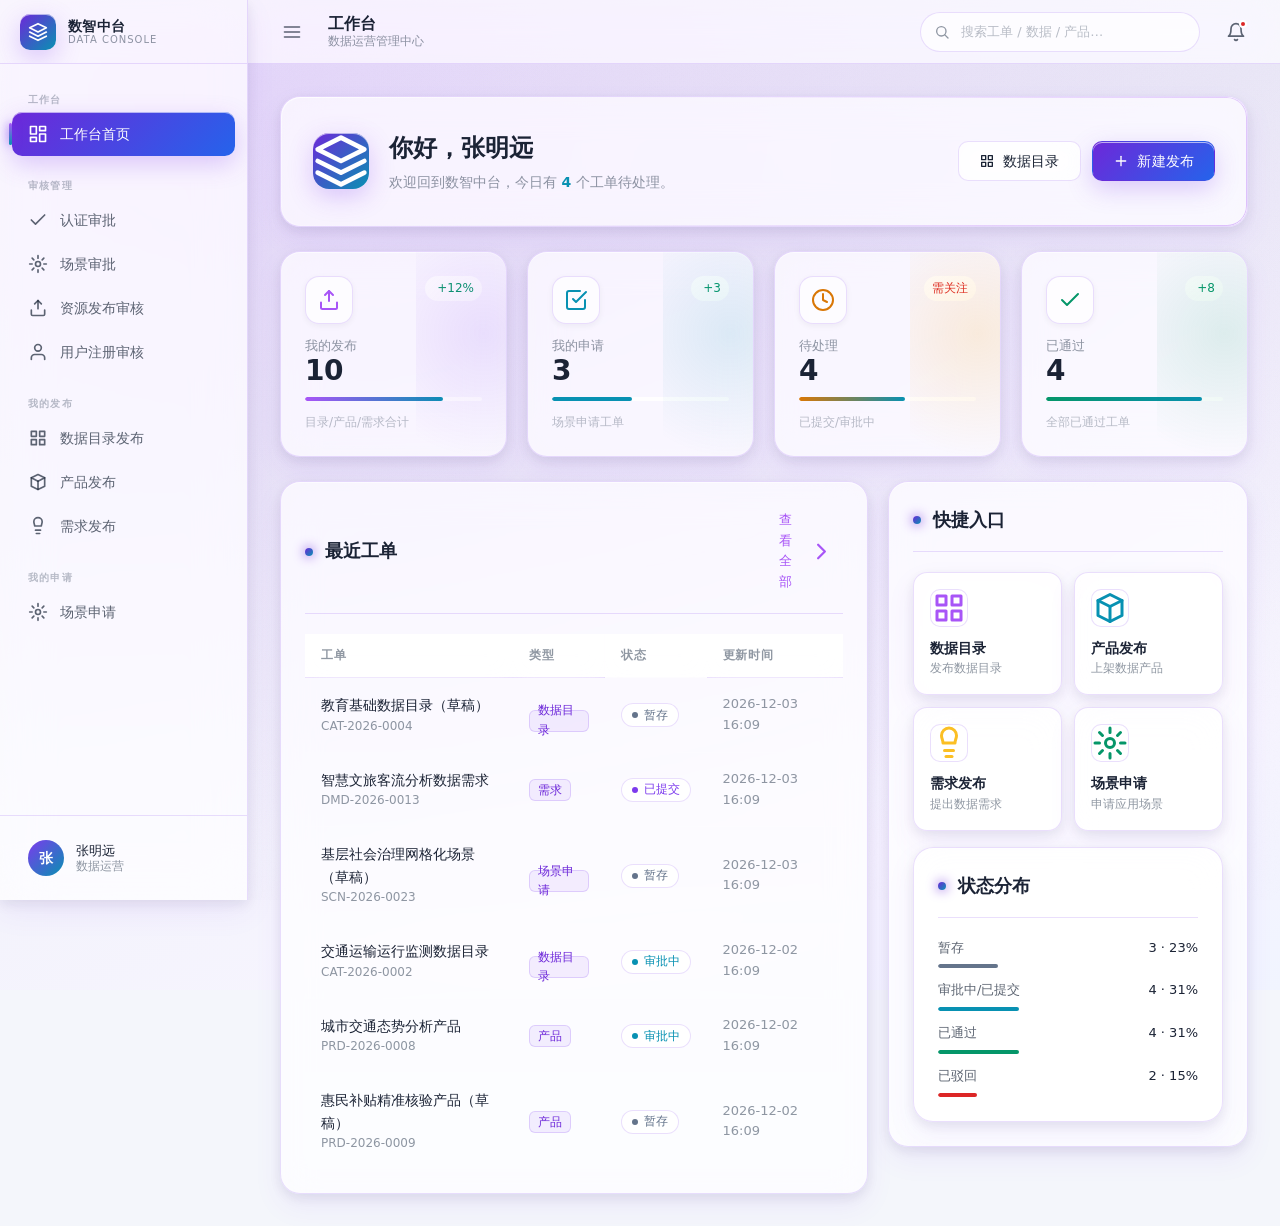
<file: index.html>
<!DOCTYPE html>
<html lang="zh-CN">
<head>
  <meta charset="UTF-8" />
  <meta name="viewport" content="width=device-width, initial-scale=1.0, viewport-fit=cover" />
  <title>工作台 · 数智中台</title>
  <meta name="description" content="液态玻璃后台管理系统 - 工作台首页" />
  <link rel="stylesheet" href="./assets/css/standard.css" />
  <link rel="stylesheet" href="./assets/css/components.css" />
  <link rel="stylesheet" href="./assets/css/layout.css" />
</head>
<body>
  <!-- 标准脚本 -->
  <script src="./assets/js/data.js"></script>
  <script src="./assets/js/app.js"></script>
  <script src="./assets/js/components.js"></script>

  <script>
    (function () {
      function start() {
        if (!window.LGApp || !window.LGData || !window.LGComp) {
          setTimeout(start, 50);
          return;
        }
        try {
          LGApp.mountShell({ active: "dashboard", topTitle: "工作台", topSub: "数据运营管理中心" });
          renderDashboard();
        } catch (e) {
          document.body.innerHTML = '<div style="padding:40px;font-family:system-ui,sans-serif;"><h2>页面加载异常</h2><p>' + (e.message || e) + '</p></div>';
        }
      }
      start();
    })();

    function renderDashboard() {
      var root = LGApp.$("#page-root");
      var D = LGData;
      var stats = D.stats();
      var recent = D.recent(6);

      root.innerHTML = "";

      // 欢迎区
      var hero = document.createElement("div");
      hero.className = "glass-card glass-border-gradient reveal";
      hero.style.cssText = "padding:32px;margin-bottom:24px;display:flex;justify-content:space-between;align-items:center;flex-wrap:wrap;gap:20px;";
      hero.innerHTML =
        '<div style="display:flex;align-items:center;gap:20px;">' +
          '<div style="width:56px;height:56px;border-radius:16px;display:grid;place-items:center;background:linear-gradient(135deg,var(--c-purple),var(--c-cyan));box-shadow:var(--sh-glow-purple),var(--sh-inset-top);color:#fff;">' + LGApp.icon("layers") + '</div>' +
          '<div><div style="font-family:var(--ff-display);font-size:24px;font-weight:700;">你好，张明远</div>' +
          '<div style="color:var(--t-3);font-size:14px;margin-top:4px;">欢迎回到数智中台，今日有 <strong style="color:var(--c-cyan);">' + stats.pending + '</strong> 个工单待处理。</div></div>' +
        '</div>' +
        '<div style="display:flex;gap:12px;flex-wrap:wrap;">' +
          '<a class="btn btn-ghost" href="./pages/publish/catalog-list.html">' + LGApp.icon("catalog") + '<span>数据目录</span></a>' +
          '<a class="btn btn-primary" href="./pages/publish/product-list.html">' + LGApp.icon("plus") + '<span>新建发布</span></a>' +
        '</div>';
      root.appendChild(hero);

      // 统计卡片
      var grid = document.createElement("div");
      grid.className = "stat-grid";
      var cards = [
        { label: "我的发布", value: stats.publish, icon: "publish", color: "var(--c-purple-3)", glow: "rgba(124,58,237,0.12)", trend: "+12%", trendUp: true, bar: 78, hint: "目录/产品/需求合计" },
        { label: "我的申请", value: stats.apply, icon: "apply", color: "var(--c-cyan)", glow: "rgba(8,145,178,0.12)", trend: "+3", trendUp: true, bar: 45, hint: "场景申请工单" },
        { label: "待处理", value: stats.pending, icon: "clock", color: "#d97706", glow: "rgba(245,158,11,0.14)", trend: "需关注", trendUp: false, bar: 60, hint: "已提交/审批中" },
        { label: "已通过", value: stats.approved, icon: "check", color: "var(--c-approved)", glow: "rgba(5,150,105,0.12)", trend: "+8", trendUp: true, bar: 88, hint: "全部已通过工单" }
      ];
      cards.forEach(function (c, i) {
        var card = document.createElement("div");
        card.className = "stat-card reveal";
        card.style.setProperty("--stat-color", c.color);
        card.style.setProperty("--stat-glow", c.glow);
        card.style.animationDelay = (i * 80) + "ms";
        card.innerHTML =
          '<div style="display:flex;justify-content:space-between;align-items:flex-start;">' +
            '<div class="stat-card__icon">' + LGApp.icon(c.icon) + '</div>' +
            '<span class="stat-card__trend ' + (c.trendUp ? "up" : "down") + '">' + (c.trendUp ? LGApp.icon("trendUp") : "") + c.trend + '</span>' +
          '</div>' +
          '<div><div class="stat-card__label">' + c.label + '</div>' +
          '<div class="stat-card__value mono">' + c.value + '</div></div>' +
          '<div class="stat-card__bar"><i style="width:' + c.bar + '%"></i></div>' +
          '<div style="font-size:12px;color:var(--t-4);">' + c.hint + '</div>';
        grid.appendChild(card);
      });
      root.appendChild(grid);

      // 主体两栏：最近工单 + 快捷入口
      var cols = document.createElement("div");
      cols.className = "dash-grid";

      // 最近工单
      var listPanel = document.createElement("div");
      listPanel.className = "panel reveal";
      listPanel.style.animationDelay = "120ms";
      listPanel.innerHTML =
        '<div class="panel-header"><div class="panel-title"><span class="dot"></span>最近工单</div>' +
        '<a class="btn-link" href="./pages/publish/catalog-list.html">查看全部 ' + LGApp.icon("chevron") + '</a></div>';
      var listBox = document.createElement("div");
      listPanel.appendChild(listBox);

      var table = document.createElement("table");
      table.className = "table";
      table.style.minWidth = "0";
      table.innerHTML = "<thead><tr><th>工单</th><th>类型</th><th>状态</th><th>更新时间</th></tr></thead>";
      var tbody = document.createElement("tbody");
      recent.forEach(function (r) {
        var tr = document.createElement("tr");
        tr.style.cursor = "pointer";
        var href = typeHref(r.type) + "?id=" + r.id;
        tr.addEventListener("click", function () { location.href = href; });
        tr.innerHTML =
          '<td><div class="cell-title">' + LGComp.escapeHtml(r.title) + '</div><div class="cell-id">' + r.id + '</div></td>' +
          '<td>' + LGComp.tag(D.TYPE_LABEL[r.type]) + '</td>' +
          '<td>' + LGComp.badge(r.status) + '</td>' +
          '<td style="color:var(--t-3);font-size:13px;">' + r.updatedAt + '</td>';
        tbody.appendChild(tr);
      });
      table.appendChild(tbody);
      var scroll = document.createElement("div");
      scroll.className = "table-scroll";
      scroll.appendChild(table);
      listBox.appendChild(scroll);
      cols.appendChild(listPanel);

      // 快捷入口
      var quick = document.createElement("div");
      quick.className = "panel reveal";
      quick.style.animationDelay = "180ms";
      quick.innerHTML = '<div class="panel-header"><div class="panel-title"><span class="dot"></span>快捷入口</div></div>';
      var qg = document.createElement("div");
      qg.style.cssText = "display:grid;grid-template-columns:1fr 1fr;gap:12px;";
      var entries = [
        { label: "数据目录", desc: "发布数据目录", icon: "catalog", href: "./pages/publish/catalog-list.html", color: "var(--c-purple-3)" },
        { label: "产品发布", desc: "上架数据产品", icon: "product", href: "./pages/publish/product-list.html", color: "var(--c-cyan)" },
        { label: "需求发布", desc: "提出数据需求", icon: "demand", href: "./pages/publish/demand-list.html", color: "#fbbf24" },
        { label: "场景申请", desc: "申请应用场景", icon: "scene", href: "./pages/apply/scene-list.html", color: "var(--c-approved)" }
      ];
      entries.forEach(function (e) {
        var a = document.createElement("a");
        a.href = e.href;
        a.className = "glass-card glass-card--hover";
        a.style.cssText = "padding:16px;display:flex;flex-direction:column;gap:10px;border-radius:14px;";
        a.innerHTML =
          '<div style="width:38px;height:38px;border-radius:10px;display:grid;place-items:center;background:rgba(255,255,255,0.7);border:1px solid var(--glass-border);color:' + e.color + ';">' + LGApp.icon(e.icon) + '</div>' +
          '<div><div style="font-weight:600;">' + e.label + '</div><div style="font-size:12px;color:var(--t-3);">' + e.desc + '</div></div>';
        qg.appendChild(a);
      });
      quick.appendChild(qg);

      // 状态分布
      var dist = document.createElement("div");
      dist.className = "panel";
      dist.style.marginTop = "16px";
      dist.innerHTML = '<div class="panel-header"><div class="panel-title"><span class="dot"></span>状态分布</div></div>';
      var distBox = document.createElement("div");
      distBox.style.cssText = "display:flex;flex-direction:column;gap:12px;";
      var distData = [
        { label: "暂存", val: stats.draft, color: "var(--c-draft)" },
        { label: "审批中/已提交", val: stats.pending, color: "var(--c-approving)" },
        { label: "已通过", val: stats.approved, color: "var(--c-approved)" },
        { label: "已驳回", val: stats.rejected, color: "var(--c-rejected)" }
      ];
      var total = stats.total || 1;
      distData.forEach(function (d) {
        var pct = Math.round(d.val / total * 100);
        var row = document.createElement("div");
        row.innerHTML =
          '<div style="display:flex;justify-content:space-between;font-size:13px;margin-bottom:6px;"><span style="color:var(--t-2);">' + d.label + '</span><span class="mono">' + d.val + ' · ' + pct + '%</span></div>' +
          '<div class="stat-card__bar"><i style="width:' + pct + '%;background:linear-gradient(90deg,' + d.color + ',' + d.color + ');"></i></div>';
        distBox.appendChild(row);
      });
      dist.appendChild(distBox);
      quick.appendChild(dist);
      cols.appendChild(quick);

      root.appendChild(cols);
    }

    function typeHref(type) {
      var m = { catalog: "./pages/publish/catalog-detail.html", product: "./pages/publish/product-detail.html", demand: "./pages/publish/demand-detail.html", scene: "./pages/apply/scene-detail.html" };
      return m[type] || "./pages/publish/catalog-detail.html";
    }
  </script>
</body>
</html>
</file>
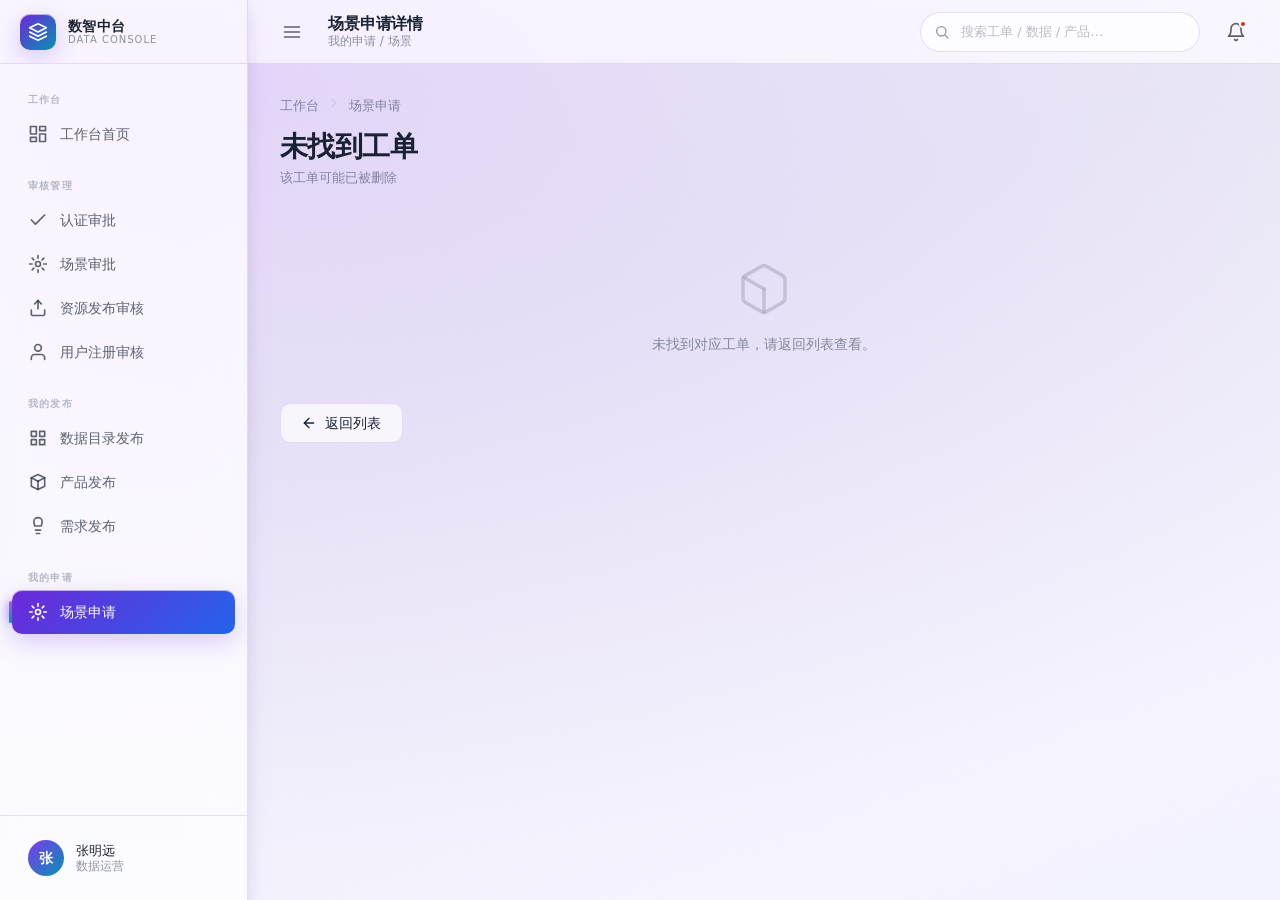
<file: pages/apply/scene-detail.html>
<!DOCTYPE html>
<html lang="zh-CN">
<head>
  <meta charset="UTF-8" />
  <meta name="viewport" content="width=device-width, initial-scale=1.0, viewport-fit=cover" />
  <title>场景申请详情 · 数智中台</title>
  <link rel="stylesheet" href="../../assets/css/standard.css" />
  <link rel="stylesheet" href="../../assets/css/components.css" />
  <link rel="stylesheet" href="../../assets/css/layout.css" />
</head>
<body>
  <script src="../../assets/js/data.js"></script>
  <script src="../../assets/js/app.js"></script>
  <script src="../../assets/js/components.js"></script>

  <script>
    LGApp.mountShell({ active: "scene", topTitle: "场景申请详情", topSub: "我的申请 / 场景" });
    LGComp.mountDetailPage({
      id: LGApp.qs("id"),
      type: "scene",
      typeLabel: "场景申请",
      titleKey: "title",
      listLabel: "场景申请",
      listHref: "scene-list.html",
      fields: [
        {
          section: "场景信息",
          items: [
            { label: "场景名称", key: "title", required: true, placeholder: "请输入应用场景名称", full: true },
            { label: "场景分类", key: "category", type: "select", required: true, options: ["金融场景", "治理场景", "民生场景", "应急场景", "经济场景", "其他"] },
            { label: "申请单位", key: "source", required: true, placeholder: "请输入场景申请单位" },
            { label: "应用领域", key: "scenario", extra: true, type: "select", required: true, options: ["普惠金融", "城市治理", "基层治理", "应急管理", "智慧文旅", "政务服务", "其他"] }
          ]
        },
        {
          section: "场景详情",
          items: [
            { label: "数据使用范围", key: "dataScope", extra: true, placeholder: "请说明涉及的数据范围与来源", full: true },
            { label: "参与单位", key: "participants", extra: true, placeholder: "请说明参与协同的单位", full: true },
            { label: "场景描述", key: "description", type: "textarea", required: true, placeholder: "请描述场景的建设目标、业务流程、预期成效…", full: true, hint: "场景描述应说明业务痛点、数据应用方式与预期社会/经济效益" }
          ]
        }
      ]
    });
  </script>
</body>
</html>
</file>
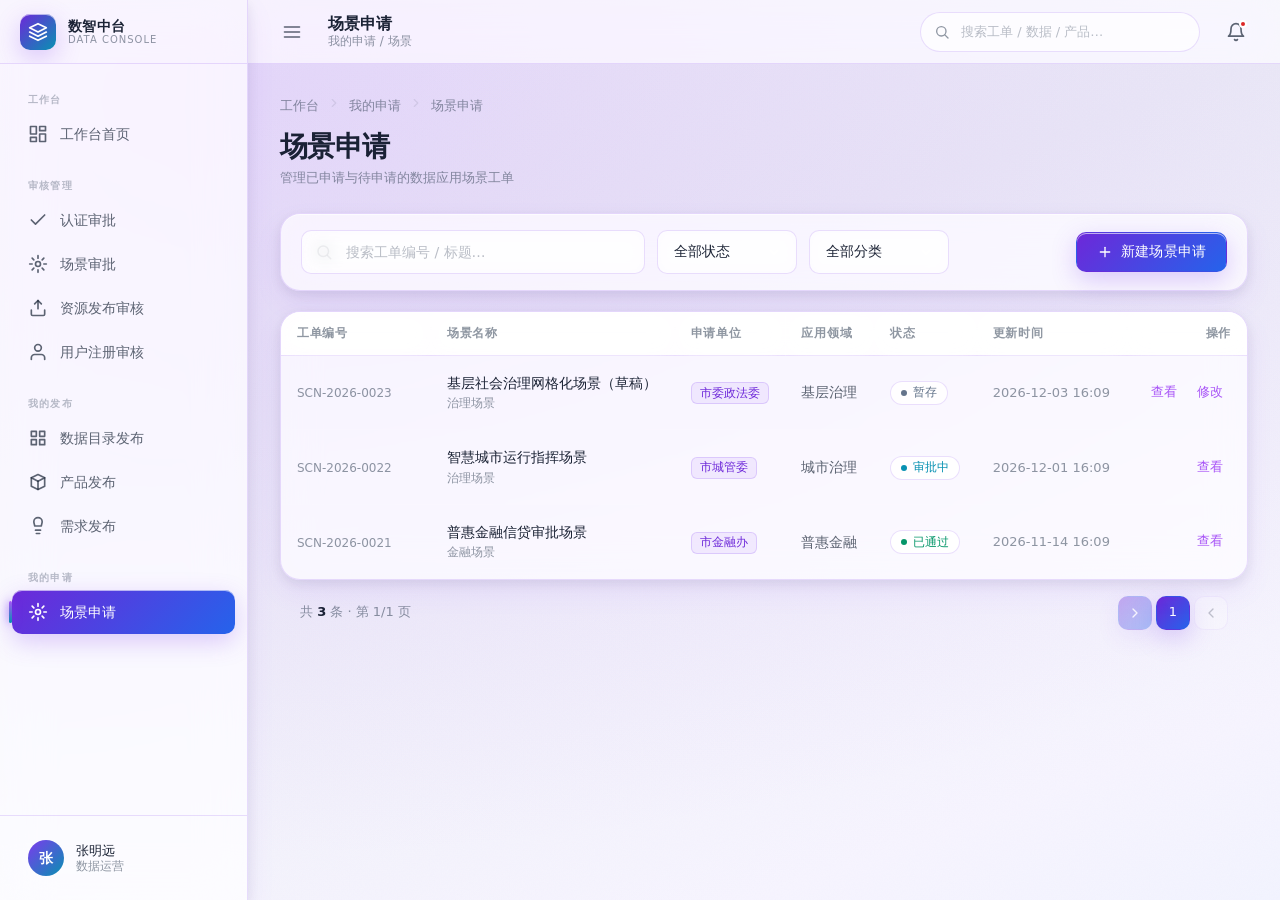
<file: pages/apply/scene-list.html>
<!DOCTYPE html>
<html lang="zh-CN">
<head>
  <meta charset="UTF-8" />
  <meta name="viewport" content="width=device-width, initial-scale=1.0, viewport-fit=cover" />
  <title>场景申请 · 数智中台</title>
  <link rel="stylesheet" href="../../assets/css/standard.css" />
  <link rel="stylesheet" href="../../assets/css/components.css" />
  <link rel="stylesheet" href="../../assets/css/layout.css" />
</head>
<body>
  <script src="../../assets/js/data.js"></script>
  <script src="../../assets/js/app.js"></script>
  <script src="../../assets/js/components.js"></script>

  <script>
    LGApp.mountShell({ active: "scene", topTitle: "场景申请", topSub: "我的申请 / 场景" });
    LGComp.mountListPage({
      type: "scene",
      typeLabel: "场景申请",
      crumb: [{ label: "我的申请" }, { label: "场景申请" }],
      title: "场景申请",
      subtitle: "管理已申请与待申请的数据应用场景工单",
      listHref: "scene-list.html",
      detailHref: "scene-detail.html",
      allowNew: true,
      columns: [
        { key: "id", title: "工单编号", width: "150px", render: function (r) { return '<span class="cell-id">' + r.id + '</span>'; } },
        { key: "title", title: "场景名称", render: function (r) { return '<div class="cell-title">' + LGComp.escapeHtml(r.title) + '</div><div class="text-3" style="font-size:12px;">' + LGComp.escapeHtml(r.category) + '</div>'; } },
        { key: "source", title: "申请单位", render: function (r) { return LGComp.tag(r.source); } },
        { key: "scenario", title: "应用领域", render: function (r) { return '<span class="text-2">' + LGComp.escapeHtml((r.extra && r.extra.scenario) || "—") + '</span>'; } },
        { key: "status", title: "状态", render: function (r) { return LGComp.badge(r.status); } },
        { key: "updatedAt", title: "更新时间", render: function (r) { return '<span class="text-3" style="font-size:13px;">' + r.updatedAt + '</span>'; } }
      ]
    });
  </script>
</body>
</html>
</file>
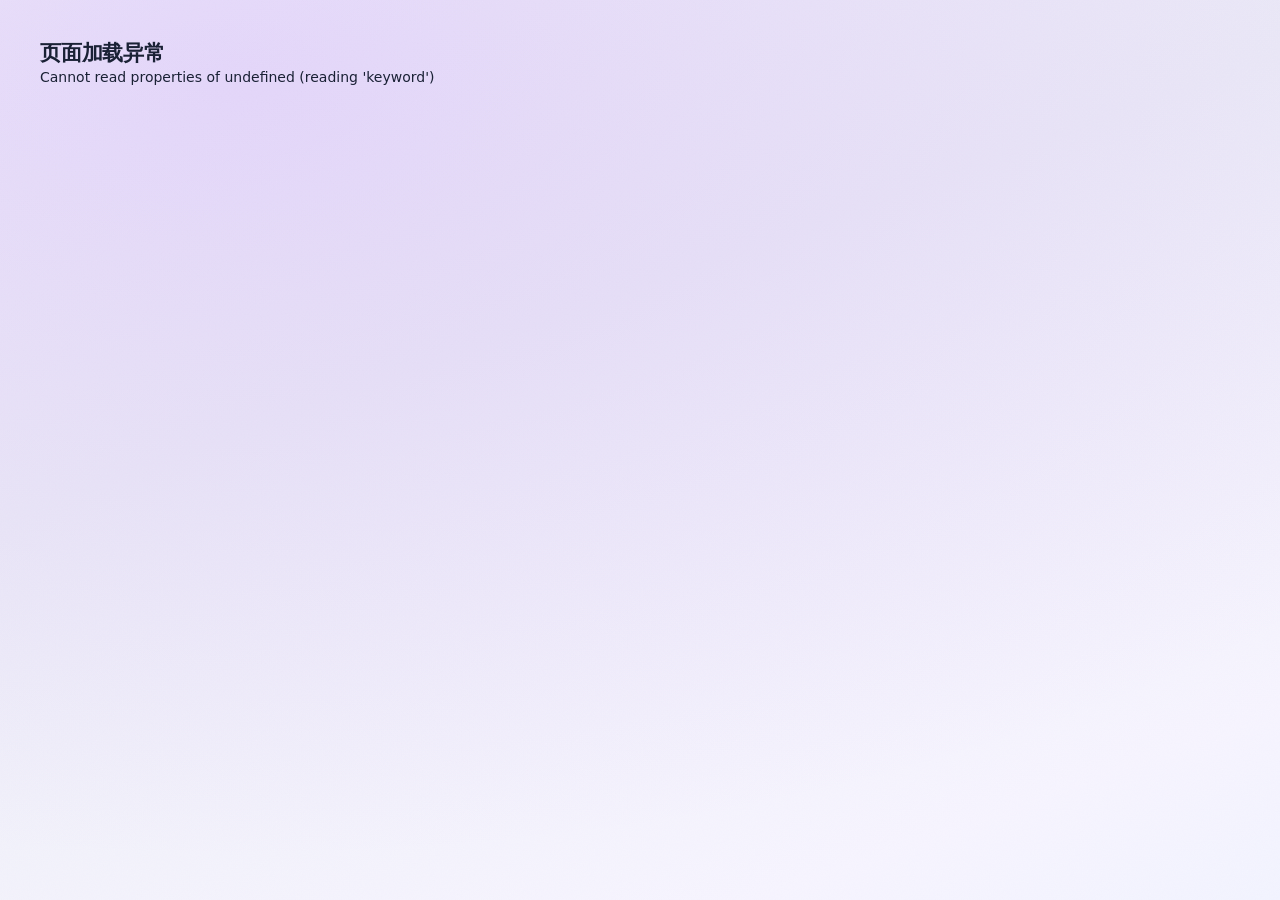
<file: pages/audit/scene-audit.html>
<!DOCTYPE html>
<html lang="zh-CN">
<head>
  <meta charset="UTF-8" />
  <meta name="viewport" content="width=device-width, initial-scale=1.0, viewport-fit=cover" />
  <title>场景审批 · 数智中台</title>
  <link rel="stylesheet" href="../../assets/css/standard.css" />
  <link rel="stylesheet" href="../../assets/css/components.css" />
  <link rel="stylesheet" href="../../assets/css/layout.css" />
  <style>
    .audit-wrap { margin-top: var(--s-5); }
    .audit-search-bar {
      display: flex;
      align-items: center;
      gap: var(--s-4);
      padding: var(--s-5) var(--s-6);
      border-radius: var(--r-lg);
      background: var(--glass-bg);
      backdrop-filter: blur(var(--glass-blur)) saturate(var(--glass-saturate));
      -webkit-backdrop-filter: blur(var(--glass-blur)) saturate(var(--glass-saturate));
      border: 1px solid var(--glass-border);
      box-shadow: var(--sh-md), var(--sh-inset-top);
      margin-bottom: var(--s-5);
      flex-wrap: wrap;
    }
    .audit-search-bar .search-box { flex: 1 1 240px; min-width: 200px; }
    .audit-search-bar .search-box input { background: #fff; border: 1px solid var(--c-bg-3); }
    .audit-search-bar .search-box input:focus { background: #fff; border-color: var(--c-purple-2); box-shadow: 0 0 0 3px rgba(124,58,237,0.12); }
    .audit-search-bar .search-box input::placeholder { color: var(--t-4); }
    .audit-search-bar .btn + .btn { margin-left: 0; }

    .data-tag {
      display: inline-block;
      padding: 2px 8px;
      font-size: var(--fz-xs);
      color: var(--c-blue);
      background: rgba(59,130,246,0.08);
      border: 1px solid rgba(59,130,246,0.2);
      border-radius: var(--r-xs);
      margin: 2px 4px 2px 0;
      text-decoration: underline;
      text-decoration-color: rgba(59,130,246,0.4);
      cursor: pointer;
    }
    .data-tag:hover { background: rgba(59,130,246,0.14); }

    .status-tag {
      display: inline-flex;
      align-items: center;
      gap: 4px;
      height: 24px;
      padding: 0 10px;
      font-size: var(--fz-xs);
      font-weight: var(--fw-m);
      border-radius: var(--r-pill);
      white-space: nowrap;
    }
    .status-tag::before {
      content: "";
      width: 6px; height: 6px;
      border-radius: var(--r-pill);
      background: currentColor;
    }
    .status-tag--approved {
      color: var(--c-approved);
      background: rgba(5,150,105,0.08);
      border: 1px solid rgba(5,150,105,0.2);
    }
    .status-tag--pending {
      color: #d97706;
      background: rgba(245,158,11,0.08);
      border: 1px solid rgba(245,158,11,0.2);
    }

    .act-btn {
      display: inline-flex;
      align-items: center;
      justify-content: center;
      gap: 4px;
      height: 28px;
      padding: 0 12px;
      font-size: var(--fz-xs);
      font-weight: var(--fw-m);
      border-radius: var(--r-xs);
      border: none;
      cursor: pointer;
      transition: all var(--dur-1) var(--ease-out);
    }
    .act-btn--view {
      color: #fff;
      background: linear-gradient(135deg, var(--c-blue), #60a5fa);
    }
    .act-btn--view:hover { filter: brightness(1.08); transform: translateY(-1px); }
    .act-btn--audit {
      color: #fff;
      background: linear-gradient(135deg, #f59e0b, #fbbf24);
    }
    .act-btn--audit:hover { filter: brightness(1.08); transform: translateY(-1px); }

    .audit-table { min-width: 900px; }
    .audit-table thead th {
      background: rgba(255,255,255,0.85);
      color: var(--t-3);
      font-weight: var(--fw-sb);
      font-size: var(--fz-xs);
      letter-spacing: 0.04em;
      text-transform: none;
      padding: var(--s-3) var(--s-4);
      border-bottom: 1px solid var(--glass-border);
      white-space: nowrap;
    }
    .audit-table tbody td {
      padding: var(--s-4);
      font-size: var(--fz-sm);
      color: var(--t-2);
      border-bottom: 1px solid rgba(15,23,42,0.06);
      vertical-align: middle;
    }
    .audit-table tbody tr { transition: background var(--dur-1) var(--ease-out); }
    .audit-table tbody tr:hover { background: rgba(124,58,237,0.04); }
    .audit-table tbody tr:last-child td { border-bottom: none; }
    .audit-table .cell-num { color: var(--t-3); font-size: var(--fz-sm); text-align: center; }
    .audit-table .cell-id { font-family: var(--ff-display); font-size: var(--fz-xs); color: var(--t-3); }
    .audit-table .cell-title { font-weight: var(--fw-m); color: var(--t-1); }
    .audit-table .cell-time { color: var(--t-3); font-size: var(--fz-xs); white-space: nowrap; }
    .audit-table .cell-actions { text-align: right; white-space: nowrap; }

    .pager-custom {
      display: flex;
      align-items: center;
      justify-content: flex-end;
      gap: var(--s-4);
      padding: var(--s-4) var(--s-5);
      flex-wrap: wrap;
      font-size: var(--fz-sm);
      color: var(--t-3);
    }
    .pager-custom__nav { display: flex; align-items: center; gap: var(--s-1); }
    .pager-custom__btn {
      min-width: 30px; height: 30px;
      padding: 0 var(--s-2);
      display: inline-flex; align-items: center; justify-content: center;
      font-size: var(--fz-sm);
      border-radius: var(--r-xs);
      background: #fff;
      border: 1px solid var(--c-bg-3);
      color: var(--t-2);
      transition: all var(--dur-1) var(--ease-out);
      cursor: pointer;
    }
    .pager-custom__btn:hover:not(:disabled) { border-color: var(--c-purple-2); color: var(--c-purple); }
    .pager-custom__btn.active {
      background: linear-gradient(135deg, var(--c-purple), var(--c-blue));
      color: #fff;
      border-color: transparent;
      box-shadow: var(--sh-glow-purple);
    }
    .pager-custom__btn:disabled { opacity: 0.4; cursor: not-allowed; }
    .pager-custom__goto { display: inline-flex; align-items: center; gap: 6px; }
    .pager-custom__goto input {
      width: 40px; height: 28px;
      text-align: center;
      font-size: var(--fz-sm);
      border: 1px solid var(--c-bg-3);
      border-radius: var(--r-xs);
      background: #fff;
      color: var(--t-1);
    }
    .pager-custom__size {
      height: 28px;
      padding: 0 8px;
      font-size: var(--fz-sm);
      border: 1px solid var(--c-bg-3);
      border-radius: var(--r-xs);
      background: #fff;
      color: var(--t-1);
    }

    /* 移动端卡片 */
    .audit-card-list { display: none; flex-direction: column; gap: var(--s-4); }
    .audit-card {
      padding: var(--s-4);
      border-radius: var(--r-md);
      background: var(--glass-bg);
      border: 1px solid var(--glass-border);
      display: flex;
      flex-direction: column;
      gap: var(--s-2);
    }
    .audit-card__head {
      display: flex;
      justify-content: space-between;
      align-items: flex-start;
      gap: var(--s-3);
    }
    .audit-card__title { font-weight: var(--fw-sb); color: var(--t-1); }
    .audit-card__meta { display: flex; flex-wrap: wrap; gap: var(--s-2) var(--s-3); font-size: var(--fz-xs); color: var(--t-3); }
    .audit-card__meta span { display: inline-flex; align-items: center; gap: 4px; }
    .audit-card__datasets { display: flex; flex-wrap: wrap; gap: 4px; }
    .audit-card__actions { display: flex; gap: var(--s-2); padding-top: var(--s-2); border-top: 1px solid var(--glass-border); justify-content: flex-end; }

    @media (max-width: 767px) {
      .audit-table-scroll { display: none; }
      .audit-card-list { display: flex; }
      .audit-search-bar { padding: var(--s-4); }
      .pager-custom { justify-content: center; }
    }
  </style>
</head>
<body>
  <script src="../../assets/js/data.js"></script>
  <script src="../../assets/js/app.js"></script>
  <script src="../../assets/js/components.js"></script>

  <script>
    (function () {
      function start() {
        if (!window.LGApp || !window.LGData || !window.LGComp) {
          setTimeout(start, 50);
          return;
        }
        try {
          LGApp.mountShell({ active: "sceneAudit", topTitle: "场景审批", topSub: "审核管理 / 场景审批" });
          renderPage();
        } catch (e) {
          document.body.innerHTML = '<div style="padding:40px;font-family:system-ui,sans-serif;"><h2>页面加载异常</h2><p>' + (e.message || e) + '</p></div>';
        }
      }
      start();

      var AUDIT_DATA = [
        {
          id: "YSSZ_20260713_00001", title: "测试0001", applicant: "汪景", org: "南洋万邦测试公司",
          datasets: ["上海市_企业分支机构登记状态_核检...", "非遗数据API接口服务目录1"],
          submitTime: "2026-07-13 16:32:12", status: "approved"
        },
        {
          id: "YSSZ_20260710_00001", title: "11111", applicant: "匡媛", org: "深圳投资控股有限公司",
          datasets: ["非遗数据API接口服务目录1", "测试-公司自由产品-信用背书-202...", "上海市_企业分支机构登记状态_核检..."],
          submitTime: "2026-07-10 18:23:17", status: "approved"
        },
        {
          id: "YSSZ_20260701_00001", title: "数商场景申请测试20260701", applicant: "—", org: "—",
          datasets: ["企业AI-文档智能体平台"],
          submitTime: "2026-07-01 10:26:17", status: "pending"
        },
        {
          id: "YSSZ_20260630_00003", title: "测试1111", applicant: "—", org: "上海云赛数智科技有限公司",
          datasets: ["企业AI-文档智能体平台"],
          submitTime: "2026-06-30 18:09:22", status: "pending"
        },
        {
          id: "YSSZ_20260630_00002", title: "123", applicant: "sqyy", org: "上海云赛数智科技有限公司",
          datasets: ["手机在网时长查询（支持MD5）"],
          submitTime: "2026-06-30 17:58:55", status: "pending"
        },
        {
          id: "YSSZ_20260630_00001", title: "场景测试", applicant: "—", org: "上海云赛数智科技有限公司",
          datasets: ["企见-企业财产AI尽调平台"],
          submitTime: "2026-06-30 16:23:59", status: "pending"
        }
      ];

      var state = { keyword: "", page: 1, pageSize: 10 };

      function renderPage() {
        var root = LGApp.$("#page-root");
        if (!root) return;
        root.innerHTML = "";

        // 面包屑 + 页头
        root.appendChild(crumb());

        // 搜索栏
        root.appendChild(buildSearchBar());

        // 表格区
        var tableBox = LGApp.el("div", { class: "audit-wrap" });
        root.appendChild(tableBox);

        var list = filtered();
        var total = list.length;
        var start = (state.page - 1) * state.pageSize;
        var pageRows = list.slice(start, start + state.pageSize);

        renderTable(tableBox, pageRows, start);
        renderPager(tableBox, total);

        // 入场动画
        LGApp.$all(".audit-search-bar, .table-wrap, .audit-card", root).forEach(function (n, i) {
          n.classList.add("reveal");
          n.style.animationDelay = (i * 60) + "ms";
        });
      }

      function crumb() {
        var wrap = LGApp.el("div");
        var bc = LGApp.el("div", { class: "breadcrumb" });
        bc.appendChild(LGApp.el("a", { href: "../../index.html", text: "首页" }));
        bc.appendChild(LGApp.el("span", { html: LGApp.icon("chevron"), style: "opacity:.4" }));
        bc.appendChild(LGApp.el("span", { text: "场景审批" }));
        wrap.appendChild(bc);
        var head = LGApp.el("div", { class: "page-head" });
        var ht = LGApp.el("div");
        ht.appendChild(LGApp.el("h2", { class: "page-head__title", text: "场景审批" }));
        head.appendChild(ht);
        wrap.appendChild(head);
        return wrap;
      }

      function buildSearchBar() {
        var bar = LGApp.el("div", { class: "audit-search-bar" });
        var search = LGApp.el("div", { class: "search-box" });
        search.innerHTML = LGApp.icon("search");
        var input = LGApp.el("input", { class: "input", type: "text", placeholder: "请输入关键词", value: state.keyword });
        input.addEventListener("input", LGApp.debounce(function () {
          state.keyword = input.value.trim();
          state.page = 1;
          renderPage();
        }, 200));
        search.appendChild(input);
        bar.appendChild(search);

        var spacer = LGApp.el("div", { class: "spacer" });
        bar.appendChild(spacer);

        var searchBtn = LGApp.el("button", { class: "btn btn-primary", html: "搜索" });
        searchBtn.addEventListener("click", function () {
          state.keyword = input.value.trim();
          state.page = 1;
          renderPage();
        });
        bar.appendChild(searchBtn);

        var resetBtn = LGApp.el("button", { class: "btn btn-ghost", html: "重置", style: "margin-left:8px" });
        resetBtn.addEventListener("click", function () {
          state.keyword = "";
          state.page = 1;
          renderPage();
        });
        bar.appendChild(resetBtn);

        return bar;
      }

      function filtered() {
        return AUDIT_DATA.filter(function (r) {
          if (!state.keyword) return true;
          var kw = state.keyword.toLowerCase();
          return (r.id || "").toLowerCase().indexOf(kw) >= 0 ||
                 (r.title || "").toLowerCase().indexOf(kw) >= 0 ||
                 (r.applicant || "").toLowerCase().indexOf(kw) >= 0 ||
                 (r.org || "").toLowerCase().indexOf(kw) >= 0;
        });
      }

      function renderTable(container, rows, startIndex) {
        var wrap = LGApp.el("div", { class: "table-wrap responsive" });

        // 桌面表格
        var scroll = LGApp.el("div", { class: "table-scroll audit-table-scroll" });
        var table = LGApp.el("table", { class: "table audit-table" });
        var thead = LGApp.el("thead");
        var trh = LGApp.el("tr");
        ["序号", "申请编号", "场景标题", "申请人", "所属机构", "申请数据集", "提交时间", "状态", "操作"].forEach(function (t, i) {
          var th = LGApp.el("th", { text: t });
          if (i === 0) th.style.textAlign = "center";
          if (i === 8) th.style.textAlign = "right";
          trh.appendChild(th);
        });
        thead.appendChild(trh);
        table.appendChild(thead);

        var tbody = LGApp.el("tbody");
        if (!rows.length) {
          var emptyTr = LGApp.el("tr");
          var emptyTd = LGApp.el("td", { colspan: 9 });
          emptyTd.innerHTML = '<div class="table-empty">' + LGApp.icon("empty") + '<div>暂无数据</div></div>';
          emptyTr.appendChild(emptyTd);
          tbody.appendChild(emptyTr);
        } else {
          rows.forEach(function (r, i) {
            var tr = LGApp.el("tr");
            var num = startIndex + i + 1;

            var tdNum = LGApp.el("td", { class: "cell-num", text: String(num) });
            tr.appendChild(tdNum);

            var tdId = LGApp.el("td");
            tdId.innerHTML = '<span class="cell-id">' + LGApp.el("span", { text: r.id }).textContent + '</span>';
            tdId.innerHTML = '<span class="cell-id">' + LGComp.escapeHtml(r.id) + '</span>';
            tr.appendChild(tdId);

            var tdTitle = LGApp.el("td");
            tdTitle.innerHTML = '<span class="cell-title">' + LGComp.escapeHtml(r.title) + '</span>';
            tr.appendChild(tdTitle);

            tr.appendChild(LGApp.el("td", { text: r.applicant || "—" }));
            tr.appendChild(LGApp.el("td", { text: r.org || "—" }));

            var tdDatasets = LGApp.el("td");
            var dsHtml = r.datasets.map(function (d) {
              return '<span class="data-tag">' + LGComp.escapeHtml(d) + '</span>';
            }).join("");
            tdDatasets.innerHTML = dsHtml;
            tr.appendChild(tdDatasets);

            var tdTime = LGApp.el("td");
            tdTime.innerHTML = '<span class="cell-time">' + LGComp.escapeHtml(r.submitTime) + '</span>';
            tr.appendChild(tdTime);

            var tdStatus = LGApp.el("td");
            var statusClass = r.status === "approved" ? "status-tag--approved" : "status-tag--pending";
            var statusText = r.status === "approved" ? "审批通过" : "待审核";
            tdStatus.innerHTML = '<span class="status-tag ' + statusClass + '">' + statusText + '</span>';
            tr.appendChild(tdStatus);

            var tdAct = LGApp.el("td", { class: "cell-actions" });
            var btnClass = r.status === "approved" ? "act-btn--view" : "act-btn--audit";
            var btnText = r.status === "approved" ? "查看" : "审核";
            tdAct.innerHTML = '<button class="act-btn ' + btnClass + '">' + btnText + '</button>';
            var btn = tdAct.querySelector("button");
            btn.addEventListener("click", function () {
              LGComp.toast(r.status === "approved" ? "查看详情" : "进入审核", "info");
            });
            tr.appendChild(tdAct);

            tbody.appendChild(tr);
          });
        }
        table.appendChild(tbody);
        scroll.appendChild(table);
        wrap.appendChild(scroll);

        // 移动端卡片
        var cardList = LGApp.el("div", { class: "audit-card-list" });
        if (rows.length) {
          rows.forEach(function (r) {
            var card = LGApp.el("div", { class: "audit-card" });
            var head = LGApp.el("div", { class: "audit-card__head" });
            head.appendChild(LGApp.el("div", { class: "audit-card__title", text: r.title }));
            var statusClass = r.status === "approved" ? "status-tag--approved" : "status-tag--pending";
            var statusText = r.status === "approved" ? "审批通过" : "待审核";
            head.innerHTML += '<span class="status-tag ' + statusClass + '">' + statusText + '</span>';
            card.appendChild(head);

            var meta = LGApp.el("div", { class: "audit-card__meta" });
            meta.innerHTML =
              '<span>编号：' + LGComp.escapeHtml(r.id) + '</span>' +
              '<span>申请人：' + LGComp.escapeHtml(r.applicant || "—") + '</span>' +
              '<span>机构：' + LGComp.escapeHtml(r.org || "—") + '</span>' +
              '<span>提交：' + LGComp.escapeHtml(r.submitTime) + '</span>';
            card.appendChild(meta);

            var dsWrap = LGApp.el("div", { class: "audit-card__datasets" });
            r.datasets.forEach(function (d) {
              dsWrap.innerHTML += '<span class="data-tag">' + LGComp.escapeHtml(d) + '</span>';
            });
            card.appendChild(dsWrap);

            var acts = LGApp.el("div", { class: "audit-card__actions" });
            var btnClass = r.status === "approved" ? "act-btn--view" : "act-btn--audit";
            var btnText = r.status === "approved" ? "查看" : "审核";
            var actBtn = LGApp.el("button", { class: "act-btn " + btnClass, text: btnText });
            actBtn.addEventListener("click", function () {
              LGComp.toast(r.status === "approved" ? "查看详情" : "进入审核", "info");
            });
            acts.appendChild(actBtn);
            card.appendChild(acts);

            cardList.appendChild(card);
          });
        } else {
          var ee = LGApp.el("div", { class: "empty-state" });
          ee.innerHTML = LGApp.icon("empty") + "<div>暂无数据</div>";
          cardList.appendChild(ee);
        }
        wrap.appendChild(cardList);

        container.appendChild(wrap);
      }

      function renderPager(container, total) {
        var pages = Math.max(1, Math.ceil(total / state.pageSize));
        var pager = LGApp.el("div", { class: "pager-custom" });

        pager.appendChild(LGApp.el("span", { text: "共 " + total + " 条" }));

        var nav = LGApp.el("div", { class: "pager-custom__nav" });

        var prevBtn = LGApp.el("button", { class: "pager-custom__btn", html: "<", disabled: state.page <= 1 });
        prevBtn.addEventListener("click", function () { if (state.page > 1) { state.page--; renderPage(); } });
        nav.appendChild(prevBtn);

        // 页码
        var nums = pageNumbers(state.page, pages);
        nums.forEach(function (n) {
          if (n === "...") {
            nav.appendChild(LGApp.el("span", { class: "pager-custom__btn", text: "…", style: "border:none;background:none;cursor:default" }));
          } else {
            var b = LGApp.el("button", { class: "pager-custom__btn" + (n === state.page ? " active" : ""), text: String(n) });
            b.addEventListener("click", function () { state.page = n; renderPage(); });
            nav.appendChild(b);
          }
        });

        var nextBtn = LGApp.el("button", { class: "pager-custom__btn", html: ">", disabled: state.page >= pages });
        nextBtn.addEventListener("click", function () { if (state.page < pages) { state.page++; renderPage(); } });
        nav.appendChild(nextBtn);

        pager.appendChild(nav);

        // 前往
        var gotoWrap = LGApp.el("span", { class: "pager-custom__goto" });
        gotoWrap.appendChild(document.createTextNode("前往"));
        var gotoInput = LGApp.el("input", { type: "number", min: 1, max: pages, value: state.page });
        gotoInput.addEventListener("change", function () {
          var p = parseInt(gotoInput.value, 10);
          if (p >= 1 && p <= pages) { state.page = p; renderPage(); }
        });
        gotoWrap.appendChild(gotoInput);
        gotoWrap.appendChild(document.createTextNode("页"));
        pager.appendChild(gotoWrap);

        // 每页条数
        var sizeSel = LGApp.el("select", { class: "pager-custom__size" });
        [10, 20, 50].forEach(function (s) {
          var opt = LGApp.el("option", { value: s, text: s + "条/页" });
          if (s === state.pageSize) opt.selected = true;
          sizeSel.appendChild(opt);
        });
        sizeSel.addEventListener("change", function () {
          state.pageSize = parseInt(sizeSel.value, 10);
          state.page = 1;
          renderPage();
        });
        pager.appendChild(sizeSel);

        container.appendChild(pager);
      }

      function pageNumbers(page, pages) {
        var arr = [];
        if (pages <= 7) {
          for (var i = 1; i <= pages; i++) arr.push(i);
          return arr;
        }
        arr.push(1);
        if (page > 3) arr.push("...");
        var s = Math.max(2, page - 1), e = Math.min(pages - 1, page + 1);
        for (var j = s; j <= e; j++) arr.push(j);
        if (page < pages - 2) arr.push("...");
        arr.push(pages);
        return arr;
      }
    })();
  </script>
</body>
</html>
</file>
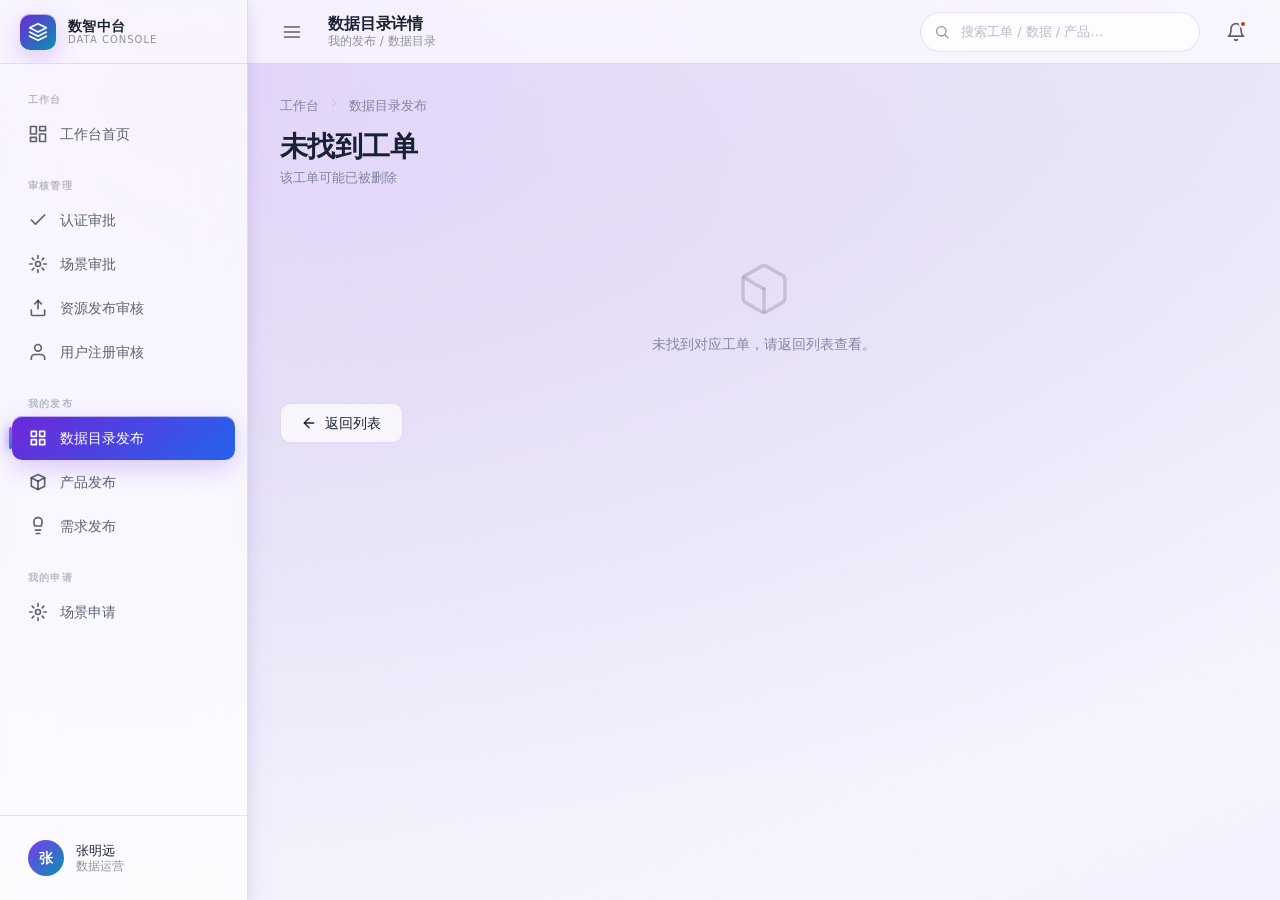
<file: pages/publish/catalog-detail.html>
<!DOCTYPE html>
<html lang="zh-CN">
<head>
  <meta charset="UTF-8" />
  <meta name="viewport" content="width=device-width, initial-scale=1.0, viewport-fit=cover" />
  <title>数据目录详情 · 数智中台</title>
  <link rel="stylesheet" href="../../assets/css/standard.css" />
  <link rel="stylesheet" href="../../assets/css/components.css" />
  <link rel="stylesheet" href="../../assets/css/layout.css" />
</head>
<body>
  <script src="../../assets/js/data.js"></script>
  <script src="../../assets/js/app.js"></script>
  <script src="../../assets/js/components.js"></script>

  <script>
    LGApp.mountShell({ active: "catalog", topTitle: "数据目录详情", topSub: "我的发布 / 数据目录" });
    LGComp.mountDetailPage({
      id: LGApp.qs("id"),
      type: "catalog",
      typeLabel: "数据目录",
      titleKey: "title",
      listLabel: "数据目录发布",
      listHref: "catalog-list.html",
      fields: [
        {
          section: "基本信息",
          items: [
            { label: "目录名称", key: "title", required: true, placeholder: "请输入数据目录名称", full: true },
            { label: "数据分类", key: "category", type: "select", required: true, options: ["政务数据", "行业数据", "环境数据", "民生数据", "经济数据", "其他"] },
            { label: "数据来源", key: "source", required: true, placeholder: "请输入数据提供方" },
            { label: "数据格式", key: "format", type: "select", options: ["API", "CSV", "API/CSV", "Kafka", "Excel", "数据库", "瓦片"] },
            { label: "记录数", key: "records", type: "number", placeholder: "数据记录条数", hint: "预计数据量，单位：条" },
            { label: "更新频率", key: "updateCycle", extra: true, placeholder: "如：日更/实时/月更", hint: "数据更新周期" },
            { label: "共享范围", key: "securityLevel", extra: true, type: "select", options: ["公开", "内部", "受限", "涉密"] }
          ]
        },
        {
          section: "目录描述",
          items: [
            { label: "目录描述", key: "description", type: "textarea", required: true, placeholder: "请描述数据目录的覆盖范围、字段、用途等…", full: true, hint: "建议不少于 30 字，便于审批方理解数据价值" }
          ]
        }
      ]
    });
  </script>
</body>
</html>
</file>
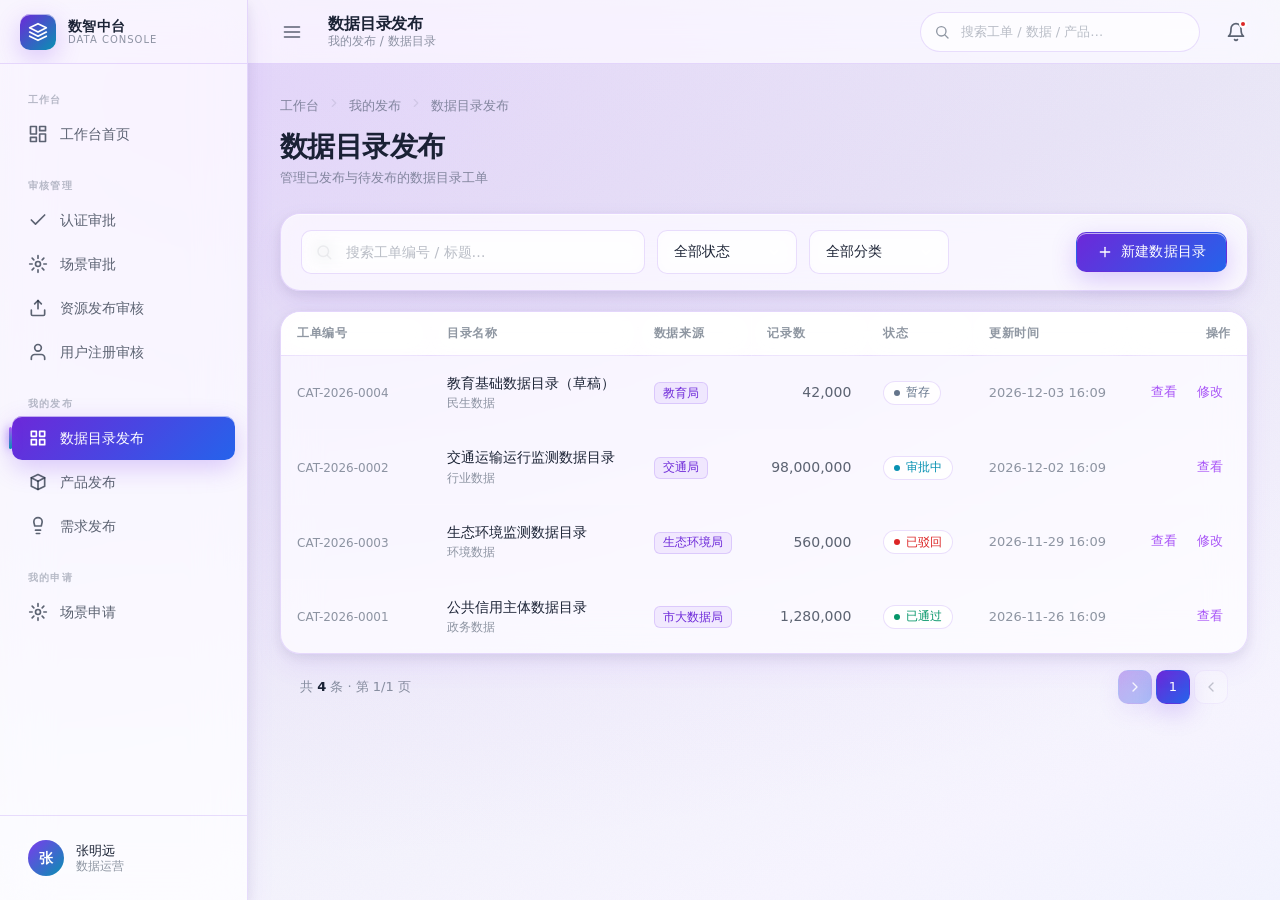
<file: pages/publish/catalog-list.html>
<!DOCTYPE html>
<html lang="zh-CN">
<head>
  <meta charset="UTF-8" />
  <meta name="viewport" content="width=device-width, initial-scale=1.0, viewport-fit=cover" />
  <title>数据目录发布 · 数智中台</title>
  <link rel="stylesheet" href="../../assets/css/standard.css" />
  <link rel="stylesheet" href="../../assets/css/components.css" />
  <link rel="stylesheet" href="../../assets/css/layout.css" />
</head>
<body>
  <script src="../../assets/js/data.js"></script>
  <script src="../../assets/js/app.js"></script>
  <script src="../../assets/js/components.js"></script>

  <script>
    LGApp.mountShell({ active: "catalog", topTitle: "数据目录发布", topSub: "我的发布 / 数据目录" });
    LGComp.mountListPage({
      type: "catalog",
      typeLabel: "数据目录",
      crumb: [{ label: "我的发布" }, { label: "数据目录发布" }],
      title: "数据目录发布",
      subtitle: "管理已发布与待发布的数据目录工单",
      listHref: "catalog-list.html",
      detailHref: "catalog-detail.html",
      allowNew: true,
      columns: [
        { key: "id", title: "工单编号", width: "150px", render: function (r) { return '<span class="cell-id">' + r.id + '</span>'; } },
        { key: "title", title: "目录名称", render: function (r) { return '<div class="cell-title">' + LGComp.escapeHtml(r.title) + '</div><div class="text-3" style="font-size:12px;">' + LGComp.escapeHtml(r.category) + '</div>'; } },
        { key: "source", title: "数据来源", render: function (r) { return LGComp.tag(r.source); } },
        { key: "records", title: "记录数", align: "right", render: function (r) { return '<span class="mono text-2">' + (r.records ? r.records.toLocaleString() : "—") + '</span>'; } },
        { key: "status", title: "状态", render: function (r) { return LGComp.badge(r.status); } },
        { key: "updatedAt", title: "更新时间", render: function (r) { return '<span class="text-3" style="font-size:13px;">' + r.updatedAt + '</span>'; } }
      ]
    });
  </script>
</body>
</html>
</file>
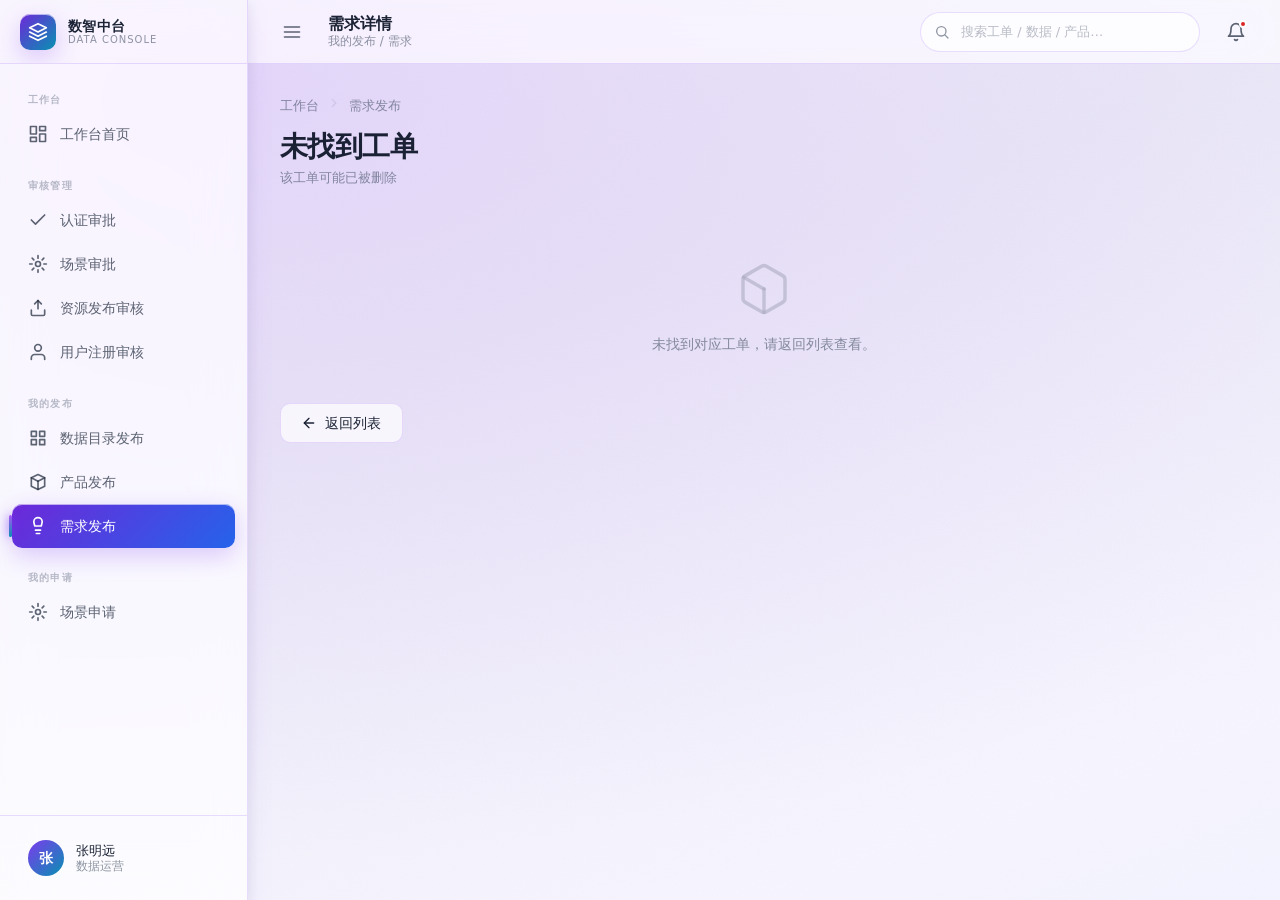
<file: pages/publish/demand-detail.html>
<!DOCTYPE html>
<html lang="zh-CN">
<head>
  <meta charset="UTF-8" />
  <meta name="viewport" content="width=device-width, initial-scale=1.0, viewport-fit=cover" />
  <title>需求详情 · 数智中台</title>
  <link rel="stylesheet" href="../../assets/css/standard.css" />
  <link rel="stylesheet" href="../../assets/css/components.css" />
  <link rel="stylesheet" href="../../assets/css/layout.css" />
</head>
<body>
  <script src="../../assets/js/data.js"></script>
  <script src="../../assets/js/app.js"></script>
  <script src="../../assets/js/components.js"></script>

  <script>
    LGApp.mountShell({ active: "demand", topTitle: "需求详情", topSub: "我的发布 / 需求" });
    LGComp.mountDetailPage({
      id: LGApp.qs("id"),
      type: "demand",
      typeLabel: "数据需求",
      titleKey: "title",
      listLabel: "需求发布",
      listHref: "demand-list.html",
      fields: [
        {
          section: "需求信息",
          items: [
            { label: "需求标题", key: "title", required: true, placeholder: "请输入数据需求标题", full: true },
            { label: "需求分类", key: "category", type: "select", required: true, options: ["金融需求", "应急需求", "文旅需求", "治理需求", "民生需求", "其他"] },
            { label: "需求方", key: "source", required: true, placeholder: "请输入提出需求的单位" },
            { label: "期望格式", key: "format", type: "select", options: ["API", "API/CSV", "API/瓦片", "CSV", "数据库", "不限"] },
            { label: "紧急程度", key: "urgency", extra: true, type: "select", required: true, options: ["高", "中", "低"] },
            { label: "期望截止", key: "deadline", extra: true, type: "date", placeholder: "YYYY-MM-DD" }
          ]
        },
        {
          section: "需求详情",
          items: [
            { label: "需求申请单位", key: "applicant", extra: true, placeholder: "实际使用方单位", full: true },
            { label: "需求描述", key: "description", type: "textarea", required: true, placeholder: "请描述所需数据的范围、字段、用途、预期效果…", full: true, hint: "需求描述越清晰，越有利于快速对接与审批通过" }
          ]
        }
      ]
    });
  </script>
</body>
</html>
</file>
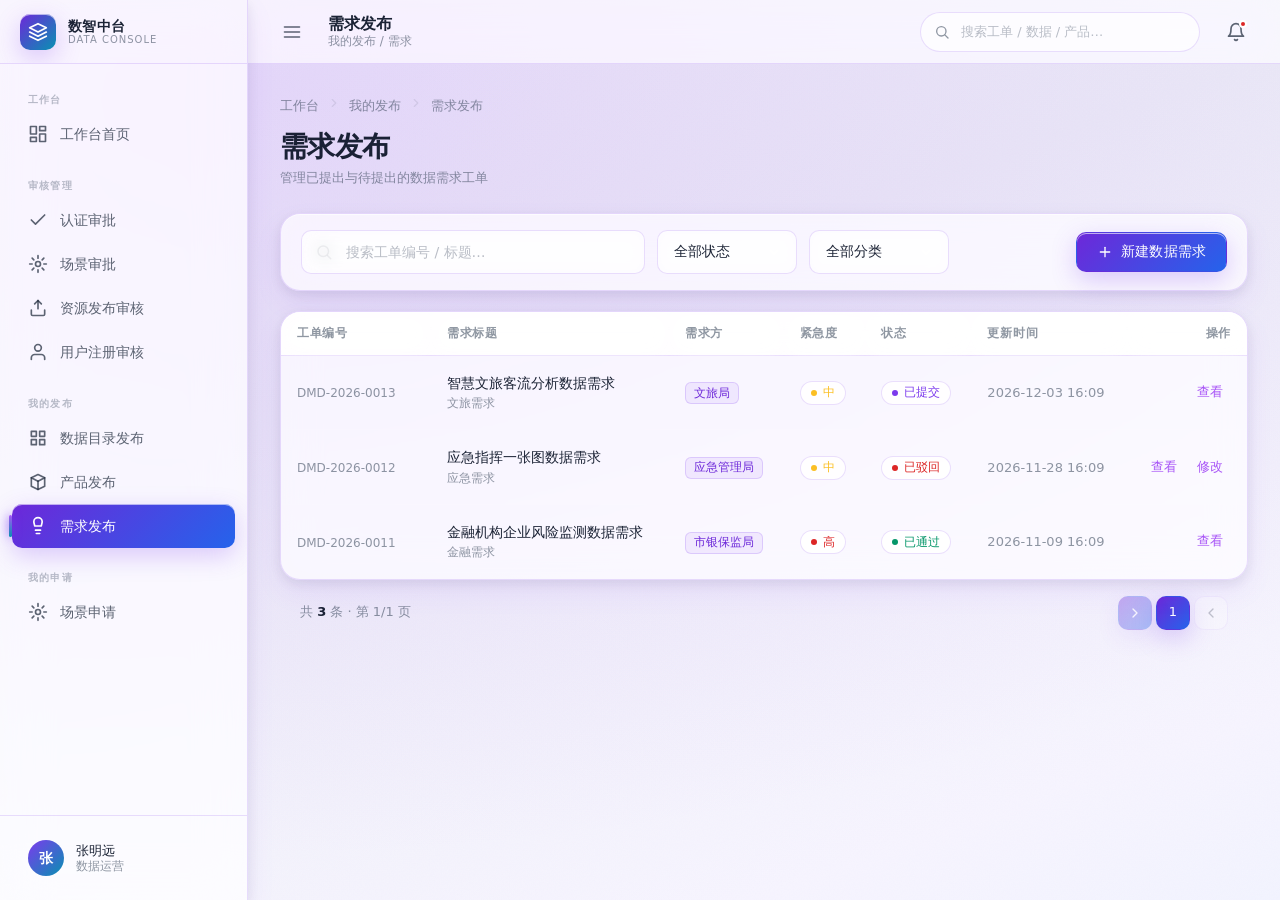
<file: pages/publish/demand-list.html>
<!DOCTYPE html>
<html lang="zh-CN">
<head>
  <meta charset="UTF-8" />
  <meta name="viewport" content="width=device-width, initial-scale=1.0, viewport-fit=cover" />
  <title>需求发布 · 数智中台</title>
  <link rel="stylesheet" href="../../assets/css/standard.css" />
  <link rel="stylesheet" href="../../assets/css/components.css" />
  <link rel="stylesheet" href="../../assets/css/layout.css" />
</head>
<body>
  <script src="../../assets/js/data.js"></script>
  <script src="../../assets/js/app.js"></script>
  <script src="../../assets/js/components.js"></script>

  <script>
    LGApp.mountShell({ active: "demand", topTitle: "需求发布", topSub: "我的发布 / 需求" });
    LGComp.mountListPage({
      type: "demand",
      typeLabel: "数据需求",
      crumb: [{ label: "我的发布" }, { label: "需求发布" }],
      title: "需求发布",
      subtitle: "管理已提出与待提出的数据需求工单",
      listHref: "demand-list.html",
      detailHref: "demand-detail.html",
      allowNew: true,
      columns: [
        { key: "id", title: "工单编号", width: "150px", render: function (r) { return '<span class="cell-id">' + r.id + '</span>'; } },
        { key: "title", title: "需求标题", render: function (r) { return '<div class="cell-title">' + LGComp.escapeHtml(r.title) + '</div><div class="text-3" style="font-size:12px;">' + LGComp.escapeHtml(r.category) + '</div>'; } },
        { key: "source", title: "需求方", render: function (r) { return LGComp.tag(r.source); } },
        { key: "urgency", title: "紧急度", render: function (r) { var u = (r.extra && r.extra.urgency) || "—"; var c = u === "高" ? "var(--c-rejected)" : (u === "中" ? "#fbbf24" : "var(--c-approved)"); return '<span class="badge" style="color:' + c + '">' + u + '</span>'; } },
        { key: "status", title: "状态", render: function (r) { return LGComp.badge(r.status); } },
        { key: "updatedAt", title: "更新时间", render: function (r) { return '<span class="text-3" style="font-size:13px;">' + r.updatedAt + '</span>'; } }
      ]
    });
  </script>
</body>
</html>
</file>
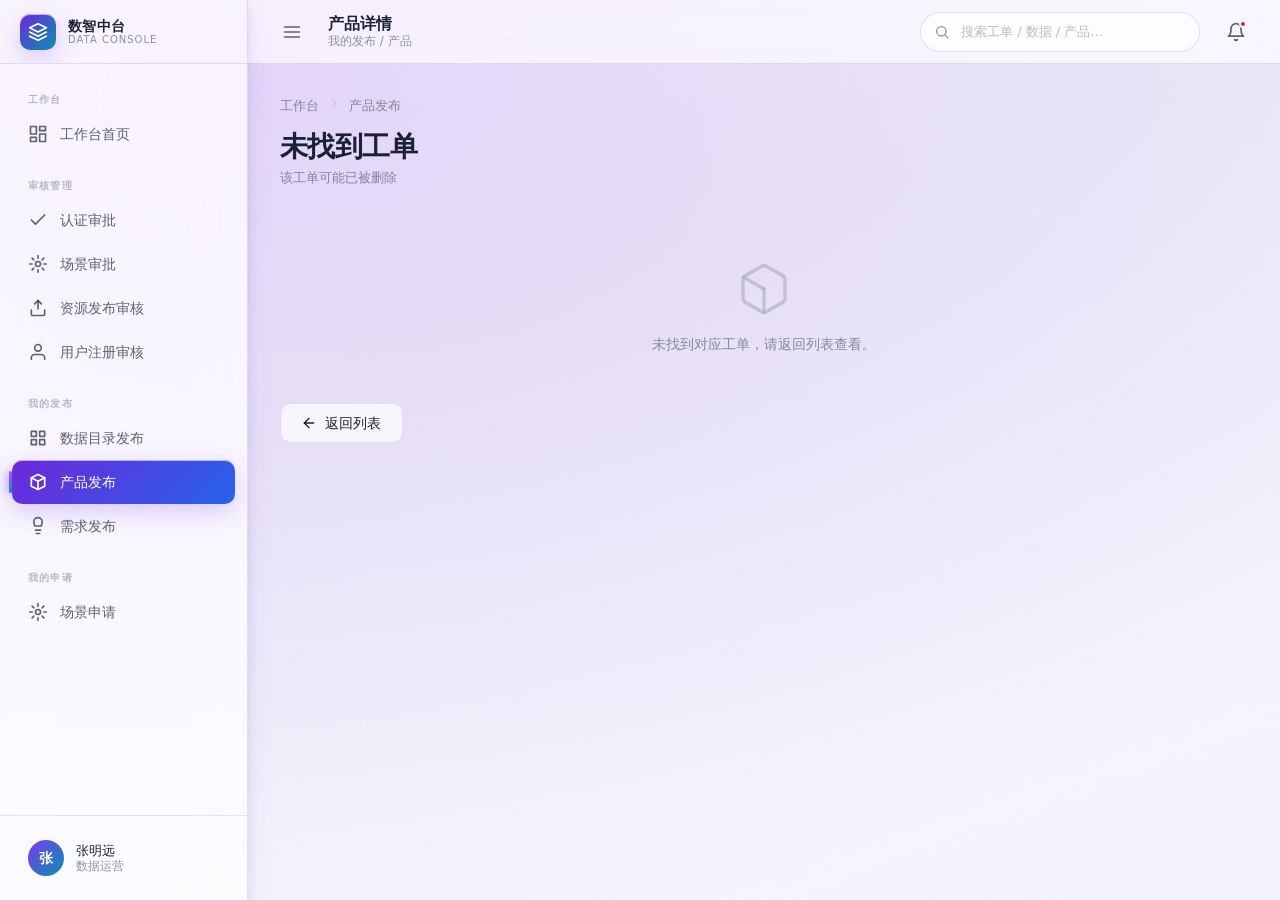
<file: pages/publish/product-detail.html>
<!DOCTYPE html>
<html lang="zh-CN">
<head>
  <meta charset="UTF-8" />
  <meta name="viewport" content="width=device-width, initial-scale=1.0, viewport-fit=cover" />
  <title>产品详情 · 数智中台</title>
  <link rel="stylesheet" href="../../assets/css/standard.css" />
  <link rel="stylesheet" href="../../assets/css/components.css" />
  <link rel="stylesheet" href="../../assets/css/layout.css" />
</head>
<body>
  <script src="../../assets/js/data.js"></script>
  <script src="../../assets/js/app.js"></script>
  <script src="../../assets/js/components.js"></script>

  <script>
    LGApp.mountShell({ active: "product", topTitle: "产品详情", topSub: "我的发布 / 产品" });
    LGComp.mountDetailPage({
      id: LGApp.qs("id"),
      type: "product",
      typeLabel: "数据产品",
      titleKey: "title",
      listLabel: "产品发布",
      listHref: "product-list.html",
      fields: [
        {
          section: "基本信息",
          items: [
            { label: "产品名称", key: "title", required: true, placeholder: "请输入数据产品名称", full: true },
            { label: "产品分类", key: "category", type: "select", required: true, options: ["信用产品", "交通产品", "民生产品", "金融产品", "治理产品", "其他"] },
            { label: "产品归属", key: "source", required: true, placeholder: "请输入产品提供方" },
            { label: "交付形式", key: "format", type: "select", options: ["API", "API/报表", "API/CSV", "报表", "数据集", "可视化"] },
            { label: "计费方式", key: "price", extra: true, type: "select", options: ["按调用计费", "订阅制", "免费", "一次性"] },
            { label: "服务等级", key: "sla", extra: true, placeholder: "如：99.9%" }
          ]
        },
        {
          section: "产品详情",
          items: [
            { label: "目标受众", key: "audience", extra: true, placeholder: "请输入目标使用方", full: true },
            { label: "产品描述", key: "description", type: "textarea", required: true, placeholder: "请描述数据产品的功能、价值、应用场景…", full: true, hint: "建议说明产品输入输出、核心能力与典型应用场景" }
          ]
        }
      ]
    });
  </script>
</body>
</html>
</file>
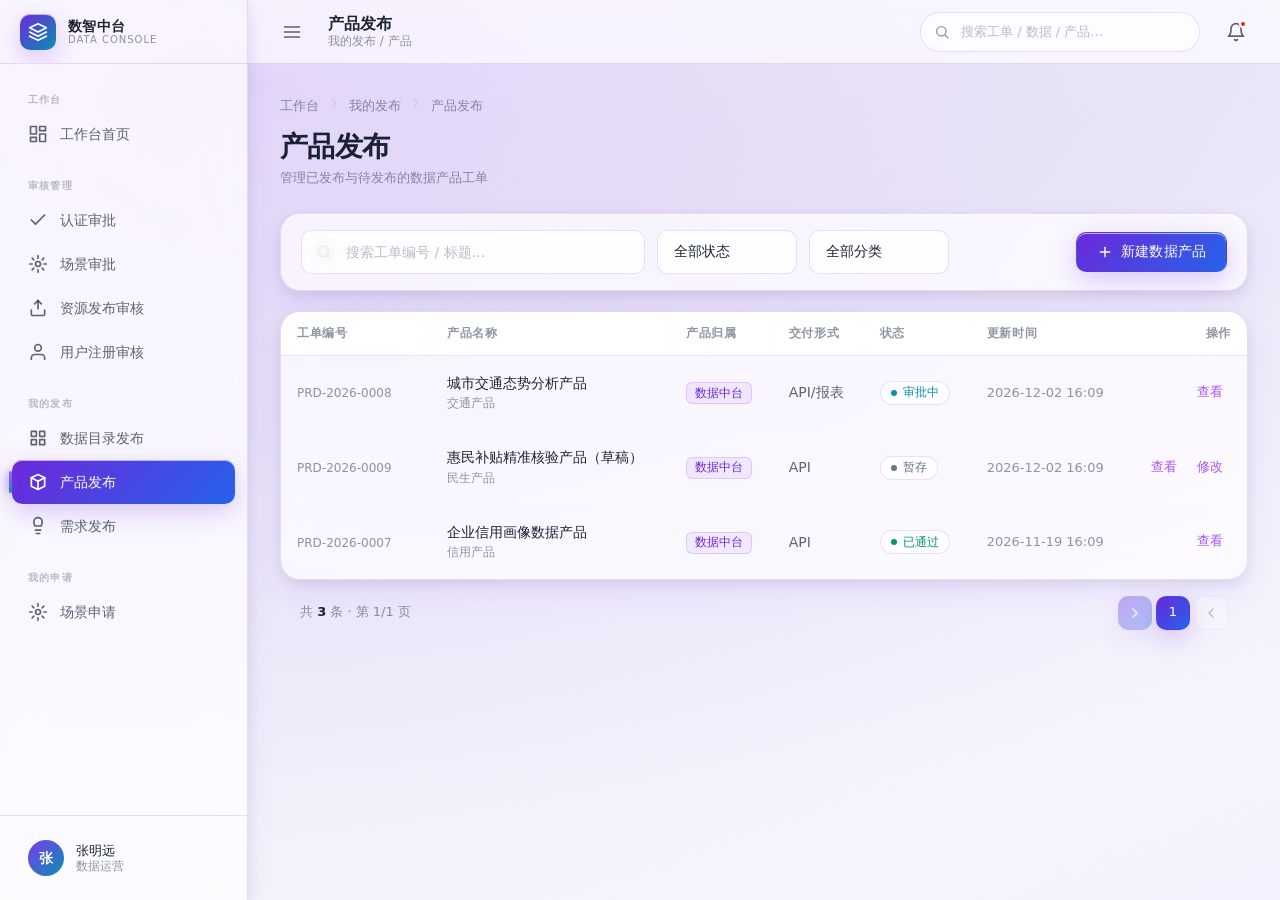
<file: pages/publish/product-list.html>
<!DOCTYPE html>
<html lang="zh-CN">
<head>
  <meta charset="UTF-8" />
  <meta name="viewport" content="width=device-width, initial-scale=1.0, viewport-fit=cover" />
  <title>产品发布 · 数智中台</title>
  <link rel="stylesheet" href="../../assets/css/standard.css" />
  <link rel="stylesheet" href="../../assets/css/components.css" />
  <link rel="stylesheet" href="../../assets/css/layout.css" />
</head>
<body>
  <script src="../../assets/js/data.js"></script>
  <script src="../../assets/js/app.js"></script>
  <script src="../../assets/js/components.js"></script>

  <script>
    LGApp.mountShell({ active: "product", topTitle: "产品发布", topSub: "我的发布 / 产品" });
    LGComp.mountListPage({
      type: "product",
      typeLabel: "数据产品",
      crumb: [{ label: "我的发布" }, { label: "产品发布" }],
      title: "产品发布",
      subtitle: "管理已发布与待发布的数据产品工单",
      listHref: "product-list.html",
      detailHref: "product-detail.html",
      allowNew: true,
      columns: [
        { key: "id", title: "工单编号", width: "150px", render: function (r) { return '<span class="cell-id">' + r.id + '</span>'; } },
        { key: "title", title: "产品名称", render: function (r) { return '<div class="cell-title">' + LGComp.escapeHtml(r.title) + '</div><div class="text-3" style="font-size:12px;">' + LGComp.escapeHtml(r.category) + '</div>'; } },
        { key: "source", title: "产品归属", render: function (r) { return LGComp.tag(r.source); } },
        { key: "format", title: "交付形式", render: function (r) { return '<span class="text-2">' + LGComp.escapeHtml(r.format) + '</span>'; } },
        { key: "status", title: "状态", render: function (r) { return LGComp.badge(r.status); } },
        { key: "updatedAt", title: "更新时间", render: function (r) { return '<span class="text-3" style="font-size:13px;">' + r.updatedAt + '</span>'; } }
      ]
    });
  </script>
</body>
</html>
</file>
<file: assets/css/standard.css>
/* ==========================================================================
   standard.css — 液态玻璃后台管理系统 · 标准基础层
   设计令牌 / 重置 / 排版 / 流动背景 / 滚动条
   所有页面共用，禁止在本文件中写具体组件
   ========================================================================== */

/* ---------- 设计令牌 ---------- */
:root {
  /* 主色：浅紫 + 浅蓝 + 米白（保持"深蓝+紫+黑"主色但取浅色版本） */
  --c-bg-0: #f4f6fb;          /* 页面最外层灰白 */
  --c-bg-1: #ffffff;          /* 卡片底白 */
  --c-bg-2: #eef0f7;          /* 浅蓝灰面板 */
  --c-bg-3: #e3e6f0;          /* 描边与分割 */
  --c-purple: #6d28d9;        /* 紫主（深） */
  --c-purple-2: #7c3aed;      /* 紫主 */
  --c-purple-3: #a855f7;      /* 紫亮（用于强调文字/渐变） */
  --c-cyan: #0891b2;          /* 青蓝（深，可读） */
  --c-blue: #2563eb;          /* 辅助蓝 */

  /* 状态色 */
  --c-draft: #64748b;         /* 暂存 灰 */
  --c-submitted: #7c3aed;     /* 已提交 紫 */
  --c-approving: #0891b2;     /* 审批中 青 */
  --c-approved: #059669;      /* 已通过 绿 */
  --c-rejected: #dc2626;      /* 已驳回 红 */

  /* 文字层级（深色文字） */
  --t-1: rgba(15, 23, 42, 0.95);     /* 主文字 */
  --t-2: rgba(30, 41, 59, 0.72);     /* 次文字 */
  --t-3: rgba(51, 65, 85, 0.55);     /* 弱文字 */
  --t-4: rgba(71, 85, 105, 0.38);    /* 占位 */

  /* 玻璃（在浅底上以白色半透 + 细描边构造） */
  --glass-bg: rgba(255, 255, 255, 0.7);
  --glass-bg-strong: rgba(255, 255, 255, 0.88);
  --glass-bg-soft: rgba(255, 255, 255, 0.5);
  --glass-border: rgba(124, 58, 237, 0.16);
  --glass-border-strong: rgba(124, 58, 237, 0.28);
  --glass-blur: 18px;
  --glass-saturate: 160%;

  /* 阴影（浅底用更柔的阴影） */
  --sh-sm: 0 1px 2px rgba(15, 23, 42, 0.06), 0 2px 6px rgba(15, 23, 42, 0.04);
  --sh-md: 0 4px 12px rgba(15, 23, 42, 0.08), 0 12px 28px rgba(124, 58, 237, 0.08);
  --sh-lg: 0 10px 30px rgba(15, 23, 42, 0.10), 0 24px 60px rgba(124, 58, 237, 0.10);
  --sh-glow-purple: 0 8px 24px rgba(124, 58, 237, 0.25);
  --sh-glow-cyan: 0 8px 24px rgba(8, 145, 178, 0.20);
  --sh-inset-top: inset 0 1px 0 rgba(255, 255, 255, 0.6);

  /* 圆角 */
  --r-xs: 6px;
  --r-sm: 10px;
  --r-md: 14px;
  --r-lg: 20px;
  --r-xl: 28px;
  --r-pill: 999px;

  /* 间距 (4 的倍数) */
  --s-1: 4px;
  --s-2: 8px;
  --s-3: 12px;
  --s-4: 16px;
  --s-5: 20px;
  --s-6: 24px;
  --s-8: 32px;
  --s-10: 40px;
  --s-12: 48px;

  /* 字号 */
  --fz-xs: 12px;
  --fz-sm: 13px;
  --fz-md: 14px;
  --fz-lg: 16px;
  --fz-xl: 18px;
  --fz-2xl: 22px;
  --fz-3xl: 28px;
  --fz-4xl: 36px;
  --fz-hero: clamp(32px, 5vw, 56px);

  /* 字体 */
  --ff-display: "Sora", "Noto Sans SC", system-ui, sans-serif;
  --ff-body: "Noto Sans SC", "Sora", system-ui, sans-serif;
  --fw-r: 400;
  --fw-m: 500;
  --fw-sb: 600;
  --fw-b: 700;

  /* 动效 */
  --ease-out: cubic-bezier(0.16, 1, 0.3, 1);
  --ease-spring: cubic-bezier(0.34, 1.56, 0.64, 1);
  --dur-1: 0.18s;
  --dur-2: 0.3s;
  --dur-3: 0.5s;

  /* 布局 */
  --sidebar-w: 248px;
  --sidebar-w-collapsed: 76px;
  --topbar-h: 64px;
  --content-max: 1440px;
}

/* ---------- 重置 ---------- */
*,
*::before,
*::after {
  box-sizing: border-box;
  margin: 0;
  padding: 0;
}

html {
  -webkit-text-size-adjust: 100%;
  -webkit-tap-highlight-color: transparent;
}

body {
  min-height: 100vh;
  font-family: var(--ff-body);
  font-size: var(--fz-md);
  font-weight: var(--fw-r);
  line-height: 1.6;
  color: var(--t-1);
  background-color: var(--c-bg-0);
  overflow-x: hidden;
  -webkit-font-smoothing: antialiased;
  -moz-osx-font-smoothing: grayscale;
}

h1, h2, h3, h4, h5, h6 {
  font-family: var(--ff-display);
  font-weight: var(--fw-sb);
  line-height: 1.25;
  letter-spacing: -0.01em;
  color: var(--t-1);
}

a {
  color: inherit;
  text-decoration: none;
  transition: color var(--dur-1) var(--ease-out);
}

a:hover { color: var(--c-purple); }

button,
input,
select,
textarea {
  font: inherit;
  color: inherit;
}

button {
  cursor: pointer;
  border: none;
  background: none;
}

ul, ol { list-style: none; }

img { max-width: 100%; display: block; }

/* ---------- 流动渐变背景（浅色） ---------- */
body::before {
  content: "";
  position: fixed;
  inset: -10%;
  z-index: -2;
  background:
    radial-gradient(ellipse 80% 60% at 12% 8%,  rgba(168, 85, 247, 0.18), transparent 60%),
    radial-gradient(ellipse 70% 55% at 88% 18%, rgba(34, 211, 238, 0.16), transparent 55%),
    radial-gradient(ellipse 90% 70% at 78% 92%, rgba(99, 102, 241, 0.16), transparent 60%),
    radial-gradient(ellipse 60% 50% at 18% 86%, rgba(236, 72, 153, 0.10), transparent 55%),
    linear-gradient(160deg, #f4f6fb 0%, #eef0f7 40%, #f7f5ff 80%, #f0f4ff 100%);
  background-size: 200% 200%, 200% 200%, 200% 200%, 200% 200%, 100% 100%;
  animation: bgFlow 28s ease-in-out infinite;
  filter: saturate(1.02);
}

body::after {
  content: "";
  position: fixed;
  inset: 0;
  z-index: -1;
  pointer-events: none;
  opacity: 0.35;
  background-image: url("data:image/svg+xml,%3Csvg xmlns='http://www.w3.org/2000/svg' width='160' height='160'%3E%3Cfilter id='n'%3E%3CfeTurbulence type='fractalNoise' baseFrequency='0.85' numOctaves='2' stitchTiles='stitch'/%3E%3CfeColorMatrix values='0 0 0 0 0.1 0 0 0 0 0.05 0 0 0 0 0.2 0 0 0 0.05 0'/%3E%3C/filter%3E%3Crect width='100%25' height='100%25' filter='url(%23n)'/%3E%3C/svg%3E");
}

@keyframes bgFlow {
  0%, 100% { background-position: 0% 0%, 100% 0%, 100% 100%, 0% 100%, 0 0; }
  50%      { background-position: 30% 40%, 70% 30%, 60% 70%, 40% 60%, 0 0; }
}

/* ---------- 滚动条 ---------- */
::-webkit-scrollbar { width: 10px; height: 10px; }
::-webkit-scrollbar-track { background: transparent; }
::-webkit-scrollbar-thumb {
  background: rgba(124, 58, 237, 0.22);
  border-radius: var(--r-pill);
  border: 2px solid transparent;
  background-clip: padding-box;
}
::-webkit-scrollbar-thumb:hover { background: rgba(124, 58, 237, 0.4); background-clip: padding-box; }

* { scrollbar-width: thin; scrollbar-color: rgba(124,58,237,0.25) transparent; }

::selection { background: rgba(168, 85, 247, 0.3); color: var(--t-1); }

/* ---------- 通用工具类 ---------- */
.container {
  width: 100%;
  max-width: var(--content-max);
  margin: 0 auto;
  padding: 0 var(--s-6);
}

.text-1 { color: var(--t-1); }
.text-2 { color: var(--t-2); }
.text-3 { color: var(--t-3); }
.text-4 { color: var(--t-4); }
.text-purple { color: var(--c-purple-3); }
.text-cyan { color: var(--c-cyan); }
.text-gradient {
  background: linear-gradient(120deg, var(--c-purple) 0%, var(--c-purple-3) 50%, var(--c-cyan) 100%);
  -webkit-background-clip: text;
  background-clip: text;
  -webkit-text-fill-color: transparent;
}

.mono { font-variant-numeric: tabular-nums; font-feature-settings: "tnum"; }

.hidden { display: none !important; }
.sr-only {
  position: absolute; width: 1px; height: 1px;
  padding: 0; margin: -1px; overflow: hidden;
  clip: rect(0,0,0,0); white-space: nowrap; border: 0;
}

/* 入场动画基类 */
.reveal { opacity: 0; transform: translateY(16px); animation: revealUp var(--dur-3) var(--ease-out) forwards; }
@keyframes revealUp { to { opacity: 1; transform: none; } }

/* 焦点可见性 */
:focus-visible {
  outline: 2px solid var(--c-purple-2);
  outline-offset: 2px;
  border-radius: var(--r-xs);
}

/* 减少动效偏好 */
@media (prefers-reduced-motion: reduce) {
  *, *::before, *::after {
    animation-duration: 0.001ms !important;
    animation-iteration-count: 1 !important;
    transition-duration: 0.001ms !important;
  }
}
</file>
<file: assets/css/components.css>
/* ==========================================================================
   components.css — 液态玻璃后台管理系统 · 标准组件层
   按钮 / 卡片 / 表单 / 表格 / 徽章 / 分页 / 抽屉 / 时间线 / Toast 等
   所有组件均为纯类名驱动，可跨页面复用
   ========================================================================== */

/* ---------- 玻璃基础 ---------- */
.glass {
  background: var(--glass-bg);
  backdrop-filter: blur(var(--glass-blur)) saturate(var(--glass-saturate));
  -webkit-backdrop-filter: blur(var(--glass-blur)) saturate(var(--glass-saturate));
  border: 1px solid var(--glass-border);
  box-shadow: var(--sh-md), var(--sh-inset-top);
}

.glass-strong {
  background: var(--glass-bg-strong);
  backdrop-filter: blur(calc(var(--glass-blur) + 6px)) saturate(var(--glass-saturate));
  -webkit-backdrop-filter: blur(calc(var(--glass-blur) + 6px)) saturate(var(--glass-saturate));
  border: 1px solid var(--glass-border-strong);
  box-shadow: var(--sh-lg), var(--sh-inset-top);
}

/* 描边高光（渐变边） */
.glass-border-gradient {
  position: relative;
}
.glass-border-gradient::before {
  content: "";
  position: absolute;
  inset: 0;
  border-radius: inherit;
  padding: 1px;
  background: linear-gradient(135deg, rgba(255,255,255,0.6), rgba(124,58,237,0.05) 40%, rgba(168,85,247,0.35));
  -webkit-mask: linear-gradient(#000 0 0) content-box, linear-gradient(#000 0 0);
  -webkit-mask-composite: xor;
  mask-composite: exclude;
  pointer-events: none;
}

/* ---------- 卡片 ---------- */
.glass-card {
  border-radius: var(--r-lg);
  background: var(--glass-bg);
  backdrop-filter: blur(var(--glass-blur)) saturate(var(--glass-saturate));
  -webkit-backdrop-filter: blur(var(--glass-blur)) saturate(var(--glass-saturate));
  border: 1px solid var(--glass-border);
  box-shadow: var(--sh-md), var(--sh-inset-top);
  transition: transform var(--dur-2) var(--ease-out), box-shadow var(--dur-2) var(--ease-out), border-color var(--dur-2) var(--ease-out);
}

.glass-card--hover:hover {
  transform: translateY(-4px);
  border-color: var(--glass-border-strong);
  box-shadow: var(--sh-lg), var(--sh-inset-top), 0 0 0 1px rgba(168,85,247,0.25);
}

.panel {
  border-radius: var(--r-lg);
  background: var(--glass-bg);
  backdrop-filter: blur(var(--glass-blur)) saturate(var(--glass-saturate));
  -webkit-backdrop-filter: blur(var(--glass-blur)) saturate(var(--glass-saturate));
  border: 1px solid var(--glass-border);
  box-shadow: var(--sh-md), var(--sh-inset-top);
  padding: var(--s-6);
}

.panel-header {
  display: flex;
  align-items: center;
  justify-content: space-between;
  gap: var(--s-4);
  margin-bottom: var(--s-5);
  padding-bottom: var(--s-4);
  border-bottom: 1px solid var(--glass-border);
}

.panel-title {
  font-family: var(--ff-display);
  font-size: var(--fz-xl);
  font-weight: var(--fw-sb);
  display: flex;
  align-items: center;
  gap: var(--s-3);
}

.panel-title .dot {
  width: 8px; height: 8px;
  border-radius: var(--r-pill);
  background: linear-gradient(135deg, var(--c-purple), var(--c-cyan));
  box-shadow: 0 0 12px var(--c-purple);
}

/* ---------- 按钮 ---------- */
.btn {
  display: inline-flex;
  align-items: center;
  justify-content: center;
  gap: var(--s-2);
  height: 40px;
  padding: 0 var(--s-5);
  font-family: var(--ff-display);
  font-size: var(--fz-md);
  font-weight: var(--fw-m);
  letter-spacing: 0.01em;
  border-radius: var(--r-sm);
  white-space: nowrap;
  user-select: none;
  transition: transform var(--dur-1) var(--ease-out), box-shadow var(--dur-1) var(--ease-out), background var(--dur-1) var(--ease-out), border-color var(--dur-1) var(--ease-out), opacity var(--dur-1) var(--ease-out);
  border: 1px solid transparent;
}
.btn:active { transform: translateY(1px) scale(0.99); }
.btn:disabled { opacity: 0.45; cursor: not-allowed; }
.btn svg { width: 16px; height: 16px; flex-shrink: 0; }

.btn-primary {
  color: #fff;
  background: linear-gradient(135deg, var(--c-purple) 0%, var(--c-blue) 100%);
  box-shadow: var(--sh-glow-purple), var(--sh-inset-top);
}
.btn-primary:hover:not(:disabled) {
  transform: translateY(-2px);
  box-shadow: 0 12px 36px rgba(124,58,237,0.5), var(--sh-inset-top);
  filter: brightness(1.08);
}

.btn-ghost {
  color: var(--t-1);
  background: var(--glass-bg);
  backdrop-filter: blur(12px);
  -webkit-backdrop-filter: blur(12px);
  border-color: var(--glass-border);
}
.btn-ghost:hover:not(:disabled) {
  background: var(--glass-bg-strong);
  border-color: var(--glass-border-strong);
  transform: translateY(-2px);
}

.btn-danger {
  color: #fff;
  background: linear-gradient(135deg, #f43f5e 0%, #b91c1c 100%);
  box-shadow: 0 8px 24px rgba(244,63,94,0.35), var(--sh-inset-top);
}
.btn-danger:hover:not(:disabled) { transform: translateY(-2px); filter: brightness(1.08); }

.btn-sm { height: 32px; padding: 0 var(--s-3); font-size: var(--fz-sm); }
.btn-lg { height: 48px; padding: 0 var(--s-6); font-size: var(--fz-lg); }
.btn-block { width: 100%; }
.btn-icon { width: 40px; padding: 0; }
.btn-icon.btn-sm { width: 32px; }

/* 链接式按钮 */
.btn-link {
  display: inline-flex;
  align-items: center;
  gap: 4px;
  padding: 4px var(--s-2);
  font-size: var(--fz-sm);
  color: var(--c-purple-3);
  border-radius: var(--r-xs);
  transition: color var(--dur-1), background var(--dur-1);
}
.btn-link:hover { color: var(--c-cyan); background: rgba(168,85,247,0.12); }
.btn-link.danger { color: var(--c-rejected); }
.btn-link.danger:hover { background: rgba(244,63,94,0.12); }

/* ---------- 统计卡片 ---------- */
.stat-card {
  position: relative;
  display: flex;
  flex-direction: column;
  gap: var(--s-3);
  padding: var(--s-6);
  border-radius: var(--r-lg);
  background: var(--glass-bg);
  backdrop-filter: blur(var(--glass-blur)) saturate(var(--glass-saturate));
  -webkit-backdrop-filter: blur(var(--glass-blur)) saturate(var(--glass-saturate));
  border: 1px solid var(--glass-border);
  box-shadow: var(--sh-md), var(--sh-inset-top);
  overflow: hidden;
  transition: transform var(--dur-2) var(--ease-out), border-color var(--dur-2) var(--ease-out), box-shadow var(--dur-2) var(--ease-out);
}
.stat-card::after {
  content: "";
  position: absolute;
  top: -40%; right: -20%;
  width: 60%; height: 160%;
  background: radial-gradient(circle, var(--stat-glow, rgba(124,58,237,0.10)), transparent 70%);
  pointer-events: none;
  transition: opacity var(--dur-2);
}
.stat-card:hover {
  transform: translateY(-4px);
  border-color: var(--glass-border-strong);
  box-shadow: var(--sh-lg), var(--sh-inset-top);
}
.stat-card__icon {
  width: 48px; height: 48px;
  display: grid; place-items: center;
  border-radius: var(--r-md);
  background: rgba(255, 255, 255, 0.7);
  border: 1px solid var(--glass-border);
  color: var(--stat-color, var(--c-purple-3));
  box-shadow: 0 2px 6px rgba(15, 23, 42, 0.05);
}
.stat-card__icon svg { width: 24px; height: 24px; }
.stat-card__label { font-size: var(--fz-sm); color: var(--t-3); }
.stat-card__value {
  font-family: var(--ff-display);
  font-size: var(--fz-3xl);
  font-weight: var(--fw-b);
  letter-spacing: -0.02em;
  line-height: 1;
}
.stat-card__trend {
  display: inline-flex;
  align-items: center;
  gap: 4px;
  font-size: var(--fz-xs);
  padding: 3px 8px;
  border-radius: var(--r-pill);
  background: var(--glass-bg-strong);
}
.stat-card__trend.up { color: var(--c-approved); }
.stat-card__trend.down { color: var(--c-rejected); }
.stat-card__bar {
  height: 4px;
  border-radius: var(--r-pill);
  background: var(--glass-bg-strong);
  overflow: hidden;
}
.stat-card__bar > i {
  display: block;
  height: 100%;
  border-radius: var(--r-pill);
  background: linear-gradient(90deg, var(--stat-color, var(--c-purple)), var(--c-cyan));
  animation: barGrow var(--dur-3) var(--ease-out) forwards;
  transform-origin: left;
}
@keyframes barGrow { from { transform: scaleX(0); } to { transform: scaleX(1); } }

/* ---------- 表单 ---------- */
.field {
  display: flex;
  flex-direction: column;
  gap: var(--s-2);
}
.field__label {
  font-size: var(--fz-sm);
  font-weight: var(--fw-m);
  color: var(--t-2);
}
.field__label .req { color: var(--c-rejected); margin-left: 2px; }

.input, .select, .textarea {
  width: 100%;
  height: 44px;
  padding: 0 var(--s-4);
  font-size: var(--fz-md);
  color: var(--t-1);
  background: var(--glass-bg-soft);
  border: 1px solid var(--glass-border);
  border-radius: var(--r-sm);
  transition: border-color var(--dur-1) var(--ease-out), background var(--dur-1) var(--ease-out), box-shadow var(--dur-1) var(--ease-out);
  backdrop-filter: blur(8px);
  -webkit-backdrop-filter: blur(8px);
}
.textarea {
  height: auto;
  min-height: 120px;
  padding: var(--s-3) var(--s-4);
  resize: vertical;
  line-height: 1.6;
}
.select {
  appearance: none;
  background-image: url("data:image/svg+xml,%3Csvg xmlns='http://www.w3.org/2000/svg' width='16' height='16' fill='none' stroke='%23ffffff80' stroke-width='2'%3E%3Cpath d='M4 6l4 4 4-4'/%3E%3C/svg%3E");
  background-repeat: no-repeat;
  background-position: right 14px center;
  padding-right: 40px;
}
.input::placeholder, .textarea::placeholder { color: var(--t-4); }
.input:focus, .select:focus, .textarea:focus {
  outline: none;
  border-color: var(--c-purple-2);
  background: var(--glass-bg-strong);
  box-shadow: 0 0 0 3px rgba(124,58,237,0.18);
}
.input:disabled, .select:disabled, .textarea:disabled,
.input[readonly], .select[readonly], .textarea[readonly] {
  opacity: 0.85;
  cursor: default;
  color: var(--t-1);
}
.input[readonly], .textarea[readonly] {
  background: var(--glass-bg-soft);
  border-color: rgba(255,255,255,0.08);
}
.input[readonly]:focus, .textarea[readonly]:focus, .select:disabled:focus {
  border-color: var(--glass-border);
  box-shadow: none;
}

.field__hint { font-size: var(--fz-xs); color: var(--t-3); }
.field__error { font-size: var(--fz-xs); color: var(--c-rejected); display: none; }
.field.has-error .field__error { display: block; }
.field.has-error .input, .field.has-error .select, .field.has-error .textarea {
  border-color: var(--c-rejected);
  box-shadow: 0 0 0 3px rgba(244,63,94,0.16);
}

/* 搜索框 */
.search-box {
  position: relative;
  display: flex;
  align-items: center;
}
.search-box svg {
  position: absolute;
  left: 14px;
  width: 18px; height: 18px;
  color: var(--t-3);
  pointer-events: none;
}
.search-box .input { padding-left: 44px; }

/* 表单网格 */
.form-grid {
  display: grid;
  grid-template-columns: repeat(2, minmax(0, 1fr));
  gap: var(--s-5);
}
.form-grid .field--full { grid-column: 1 / -1; }
@media (max-width: 640px) {
  .form-grid { grid-template-columns: 1fr; }
}

/* ---------- 徽章 ---------- */
.badge {
  display: inline-flex;
  align-items: center;
  gap: 6px;
  height: 24px;
  padding: 0 10px;
  font-size: var(--fz-xs);
  font-weight: var(--fw-m);
  border-radius: var(--r-pill);
  background: var(--glass-bg-strong);
  border: 1px solid var(--glass-border);
  color: var(--t-2);
  white-space: nowrap;
}
.badge::before {
  content: "";
  width: 6px; height: 6px;
  border-radius: var(--r-pill);
  background: currentColor;
}
.badge--draft { color: var(--c-draft); }
.badge--submitted { color: var(--c-submitted); }
.badge--approving { color: var(--c-approving); }
.badge--approving::before { animation: pulse 1.6s ease-in-out infinite; }
.badge--approved { color: var(--c-approved); }
.badge--rejected { color: var(--c-rejected); }
.badge--rejected::before { animation: pulse 1.6s ease-in-out infinite; }

@keyframes pulse {
  0%, 100% { opacity: 1; box-shadow: 0 0 0 0 currentColor; }
  50% { opacity: 0.6; box-shadow: 0 0 0 4px transparent; }
}

.badge--solid.badge--draft { background: rgba(100,116,139,0.12); color: #475569; }
.badge--solid.badge--submitted { background: rgba(124,58,237,0.10); }
.badge--solid.badge--approving { background: rgba(8,145,178,0.10); }
.badge--solid.badge--approved { background: rgba(5,150,105,0.12); }
.badge--solid.badge--rejected { background: rgba(220,38,38,0.10); }

/* 类型徽章（目录/产品/需求/场景） */
.tag {
  display: inline-flex;
  align-items: center;
  height: 22px;
  padding: 0 8px;
  font-size: var(--fz-xs);
  border-radius: var(--r-xs);
  background: rgba(124, 58, 237, 0.08);
  border: 1px solid rgba(124, 58, 237, 0.18);
  color: var(--c-purple);
}

/* ---------- 表格 ---------- */
.table-wrap {
  border-radius: var(--r-lg);
  background: var(--glass-bg);
  backdrop-filter: blur(var(--glass-blur)) saturate(var(--glass-saturate));
  -webkit-backdrop-filter: blur(var(--glass-blur)) saturate(var(--glass-saturate));
  border: 1px solid var(--glass-border);
  box-shadow: var(--sh-md), var(--sh-inset-top);
  overflow: hidden;
}
.table-scroll { overflow-x: auto; }

.table {
  width: 100%;
  border-collapse: collapse;
  min-width: 720px;
}
.table thead th {
  position: sticky;
  top: 0;
  z-index: 1;
  text-align: left;
  font-size: var(--fz-xs);
  font-weight: var(--fw-sb);
  letter-spacing: 0.06em;
  text-transform: uppercase;
  color: var(--t-3);
  padding: var(--s-3) var(--s-4);
  background: rgba(255, 255, 255, 0.85);
  backdrop-filter: blur(12px);
  border-bottom: 1px solid var(--glass-border);
  white-space: nowrap;
}
.table tbody td {
  padding: var(--s-4);
  font-size: var(--fz-md);
  color: var(--t-1);
  border-bottom: 1px solid rgba(255,255,255,0.05);
  vertical-align: middle;
}
.table tbody tr { transition: background var(--dur-1) var(--ease-out); }
.table tbody tr:nth-child(even) { background: rgba(255,255,255,0.015); }
.table tbody tr:hover { background: rgba(124,58,237,0.08); }
.table tbody tr:last-child td { border-bottom: none; }

.table .cell-title { font-weight: var(--fw-m); color: var(--t-1); }
.table .cell-id { font-family: var(--ff-display); font-size: var(--fz-xs); color: var(--t-3); }
.table .cell-actions { display: flex; gap: var(--s-1); white-space: nowrap; }

.table-empty {
  padding: var(--s-12) var(--s-4);
  text-align: center;
  color: var(--t-3);
}
.table-empty svg { width: 48px; height: 48px; margin: 0 auto var(--s-4); opacity: 0.4; }

/* 移动端卡片列表 */
.card-list { display: none; flex-direction: column; gap: var(--s-4); }
.list-card {
  padding: var(--s-4);
  border-radius: var(--r-md);
  background: var(--glass-bg);
  border: 1px solid var(--glass-border);
  display: flex;
  flex-direction: column;
  gap: var(--s-2);
}
.list-card__head {
  display: flex;
  justify-content: space-between;
  align-items: flex-start;
  gap: var(--s-3);
}
.list-card__title { font-weight: var(--fw-sb); }
.list-card__meta { display: flex; flex-wrap: wrap; gap: var(--s-3); font-size: var(--fz-xs); color: var(--t-3); }
.list-card__actions { display: flex; gap: var(--s-2); padding-top: var(--s-2); border-top: 1px solid var(--glass-border); }

/* ---------- 分页 ---------- */
.pager {
  display: flex;
  align-items: center;
  justify-content: space-between;
  gap: var(--s-4);
  padding: var(--s-4) var(--s-5);
  flex-wrap: wrap;
}
.pager__info { font-size: var(--fz-sm); color: var(--t-3); }
.pager__nav { display: flex; gap: var(--s-1); align-items: center; }
.pager__btn {
  min-width: 34px; height: 34px;
  padding: 0 var(--s-2);
  display: inline-flex; align-items: center; justify-content: center;
  font-size: var(--fz-sm);
  border-radius: var(--r-sm);
  background: var(--glass-bg);
  border: 1px solid var(--glass-border);
  color: var(--t-2);
  transition: all var(--dur-1) var(--ease-out);
}
.pager__btn:hover:not(:disabled) { background: var(--glass-bg-strong); color: var(--t-1); border-color: var(--glass-border-strong); }
.pager__btn.active {
  background: linear-gradient(135deg, var(--c-purple), var(--c-blue));
  color: #fff;
  border-color: transparent;
  box-shadow: var(--sh-glow-purple);
}
.pager__btn:disabled { opacity: 0.35; cursor: not-allowed; }

/* ---------- 筛选条 ---------- */
.filter-bar {
  display: flex;
  flex-wrap: wrap;
  align-items: center;
  gap: var(--s-3);
  padding: var(--s-4) var(--s-5);
  border-radius: var(--r-lg);
  background: var(--glass-bg);
  backdrop-filter: blur(var(--glass-blur)) saturate(var(--glass-saturate));
  -webkit-backdrop-filter: blur(var(--glass-blur)) saturate(var(--glass-saturate));
  border: 1px solid var(--glass-border);
  box-shadow: var(--sh-md), var(--sh-inset-top);
  margin-bottom: var(--s-5);
}
.filter-bar .search-box { flex: 1 1 240px; min-width: 200px; }
.filter-bar .select { width: auto; min-width: 140px; height: 44px; }
.filter-bar .spacer { flex: 1; }

/* ---------- 抽屉 ---------- */
.drawer-mask {
  position: fixed;
  inset: 0;
  z-index: 90;
  background: rgba(71, 85, 105, 0.32);
  backdrop-filter: blur(6px);
  -webkit-backdrop-filter: blur(6px);
  opacity: 0;
  visibility: hidden;
  transition: opacity var(--dur-2) var(--ease-out), visibility var(--dur-2);
}
.drawer-mask.open { opacity: 1; visibility: visible; }

.drawer {
  position: fixed;
  top: 0; right: 0;
  z-index: 100;
  height: 100vh;
  width: 420px;
  max-width: 90vw;
  display: flex;
  flex-direction: column;
  background: var(--glass-bg-strong);
  backdrop-filter: blur(calc(var(--glass-blur) + 10px)) saturate(var(--glass-saturate));
  -webkit-backdrop-filter: blur(calc(var(--glass-blur) + 10px)) saturate(var(--glass-saturate));
  border-left: 1px solid var(--glass-border-strong);
  box-shadow: -20px 0 60px rgba(124, 58, 237, 0.18), var(--sh-inset-top);
  transform: translateX(100%);
  transition: transform var(--dur-3) var(--ease-out);
}
.drawer.open { transform: translateX(0); }
.drawer__head {
  display: flex;
  align-items: center;
  justify-content: space-between;
  padding: var(--s-5) var(--s-6);
  border-bottom: 1px solid var(--glass-border);
}
.drawer__title { font-family: var(--ff-display); font-size: var(--fz-xl); font-weight: var(--fw-sb); }
.drawer__body { flex: 1; overflow-y: auto; padding: var(--s-5) var(--s-6); }
.drawer__foot {
  padding: var(--s-4) var(--s-6);
  border-top: 1px solid var(--glass-border);
  display: flex; gap: var(--s-3); justify-content: flex-end;
}

/* ---------- 时间线（审批流程） ---------- */
.timeline { position: relative; padding-left: 28px; }
.timeline::before {
  content: "";
  position: absolute;
  left: 9px; top: 6px; bottom: 6px;
  width: 2px;
  background: linear-gradient(180deg, var(--glass-border-strong), var(--glass-border), transparent);
}
.timeline-node { position: relative; padding-bottom: var(--s-6); }
.timeline-node:last-child { padding-bottom: 0; }
.timeline-node__dot {
  position: absolute;
  left: -28px; top: 2px;
  width: 20px; height: 20px;
  border-radius: var(--r-pill);
  display: grid; place-items: center;
  background: var(--c-bg-1);
  border: 2px solid var(--t-4);
  color: var(--t-3);
}
.timeline-node__dot svg { width: 10px; height: 10px; }
.timeline-node--done .timeline-node__dot { border-color: var(--c-approved); background: rgba(52,211,153,0.15); color: var(--c-approved); }
.timeline-node--current .timeline-node__dot {
  border-color: var(--c-approving);
  background: rgba(34,211,238,0.15);
  color: var(--c-approving);
  animation: nodePulse 1.8s ease-in-out infinite;
}
.timeline-node--rejected .timeline-node__dot { border-color: var(--c-rejected); background: rgba(244,63,94,0.15); color: var(--c-rejected); }
.timeline-node--pending .timeline-node__dot { border-color: var(--t-4); }
@keyframes nodePulse {
  0%, 100% { box-shadow: 0 0 0 0 rgba(8,145,178,0.35); }
  50% { box-shadow: 0 0 0 8px rgba(8,145,178,0); }
}
.timeline-node__title { font-weight: var(--fw-sb); font-size: var(--fz-md); display: flex; align-items: center; gap: var(--s-2); }
.timeline-node__meta { font-size: var(--fz-xs); color: var(--t-3); margin-top: 2px; }
.timeline-node__remark {
  margin-top: var(--s-2);
  padding: var(--s-2) var(--s-3);
  font-size: var(--fz-sm);
  color: var(--t-2);
  background: var(--glass-bg-soft);
  border-radius: var(--r-sm);
  border-left: 2px solid var(--glass-border-strong);
}
.timeline-node--rejected .timeline-node__remark { border-left-color: var(--c-rejected); color: #b91c1c; }

/* ---------- Toast ---------- */
.toast-stack {
  position: fixed;
  top: var(--s-6);
  right: var(--s-6);
  z-index: 200;
  display: flex;
  flex-direction: column;
  gap: var(--s-3);
  pointer-events: none;
}
.toast {
  pointer-events: auto;
  display: flex;
  align-items: center;
  gap: var(--s-3);
  min-width: 280px;
  max-width: 380px;
  padding: var(--s-3) var(--s-4);
  border-radius: var(--r-md);
  background: var(--glass-bg-strong);
  backdrop-filter: blur(calc(var(--glass-blur) + 8px));
  -webkit-backdrop-filter: blur(calc(var(--glass-blur) + 8px));
  border: 1px solid var(--glass-border-strong);
  box-shadow: var(--sh-lg), var(--sh-inset-top);
  color: var(--t-1);
  font-size: var(--fz-sm);
  transform: translateX(120%);
  animation: toastIn var(--dur-3) var(--ease-spring) forwards;
}
.toast.out { animation: toastOut var(--dur-2) var(--ease-out) forwards; }
.toast svg { width: 18px; height: 18px; flex-shrink: 0; }
.toast--success svg { color: var(--c-approved); }
.toast--error svg { color: var(--c-rejected); }
.toast--info svg { color: var(--c-cyan); }
@keyframes toastIn { to { transform: translateX(0); } }
@keyframes toastOut { to { transform: translateX(120%); opacity: 0; } }

/* ---------- 页头 ---------- */
.page-head {
  display: flex;
  align-items: flex-end;
  justify-content: space-between;
  gap: var(--s-4);
  flex-wrap: wrap;
  margin-bottom: var(--s-6);
}
.page-head__title {
  font-family: var(--ff-display);
  font-size: var(--fz-3xl);
  font-weight: var(--fw-b);
  letter-spacing: -0.02em;
}
.page-head__sub { color: var(--t-3); font-size: var(--fz-sm); margin-top: 4px; }
.breadcrumb {
  display: flex;
  align-items: center;
  gap: var(--s-2);
  font-size: var(--fz-sm);
  color: var(--t-3);
  margin-bottom: var(--s-3);
}
.breadcrumb a:hover { color: var(--c-purple-3); }
.breadcrumb svg { width: 14px; height: 14px; opacity: 0.5; }

/* ---------- 空状态 ---------- */
.empty-state {
  display: flex;
  flex-direction: column;
  align-items: center;
  justify-content: center;
  padding: var(--s-12) var(--s-4);
  text-align: center;
  color: var(--t-3);
}
.empty-state svg { width: 56px; height: 56px; margin-bottom: var(--s-4); opacity: 0.35; }

/* ---------- 分割线 / 标签页 ---------- */
.divider { height: 1px; background: var(--glass-border); margin: var(--s-5) 0; }

.tabs {
  display: inline-flex;
  gap: 4px;
  padding: 4px;
  border-radius: var(--r-pill);
  background: var(--glass-bg);
  border: 1px solid var(--glass-border);
}
.tabs__item {
  padding: 8px var(--s-4);
  font-size: var(--fz-sm);
  font-weight: var(--fw-m);
  color: var(--t-2);
  border-radius: var(--r-pill);
  transition: all var(--dur-1) var(--ease-out);
}
.tabs__item:hover { color: var(--t-1); }
.tabs__item.active {
  background: linear-gradient(135deg, var(--c-purple), var(--c-blue));
  color: #fff;
  box-shadow: var(--sh-glow-purple);
}

/* ---------- 详情页布局 ---------- */
.detail-layout {
  display: grid;
  grid-template-columns: 1fr 340px;
  gap: var(--s-6);
  align-items: start;
}
.detail-main { min-width: 0; }
.detail-side {
  position: sticky;
  top: calc(var(--topbar-h) + var(--s-5));
}

.detail-section { margin-bottom: var(--s-5); }
.detail-section__title {
  display: flex;
  align-items: center;
  gap: var(--s-2);
  font-family: var(--ff-display);
  font-size: var(--fz-lg);
  font-weight: var(--fw-sb);
  margin-bottom: var(--s-4);
}
.detail-section__title::before {
  content: "";
  width: 4px; height: 18px;
  border-radius: var(--r-pill);
  background: linear-gradient(180deg, var(--c-purple), var(--c-cyan));
}

.kv-list { display: grid; grid-template-columns: repeat(2, 1fr); gap: var(--s-4); }
.kv { display: flex; flex-direction: column; gap: 4px; }
.kv__label { font-size: var(--fz-xs); color: var(--t-3); }
.kv__value { font-size: var(--fz-md); color: var(--t-1); font-weight: var(--fw-m); }

/* 状态横幅 */
.status-banner {
  display: flex;
  align-items: center;
  gap: var(--s-3);
  padding: var(--s-4) var(--s-5);
  border-radius: var(--r-md);
  margin-bottom: var(--s-5);
  border: 1px solid var(--glass-border);
}
.status-banner--rejected { background: rgba(220,38,38,0.06); border-color: rgba(220,38,38,0.25); }
.status-banner--draft { background: rgba(100,116,139,0.06); border-color: rgba(100,116,139,0.22); }
.status-banner--approved { background: rgba(5,150,105,0.06); border-color: rgba(5,150,105,0.25); }
.status-banner--approving { background: rgba(8,145,178,0.06); border-color: rgba(8,145,178,0.25); }
.status-banner--submitted { background: rgba(124,58,237,0.06); border-color: rgba(124,58,237,0.25); }
.status-banner svg { width: 22px; height: 22px; flex-shrink: 0; }
.status-banner__text { flex: 1; font-size: var(--fz-sm); color: var(--t-2); }
.status-banner__text strong { color: var(--t-1); }

/* 底部操作栏 */
.action-bar {
  position: sticky;
  bottom: 0;
  display: flex;
  justify-content: flex-end;
  gap: var(--s-3);
  padding: var(--s-4) var(--s-5);
  margin-top: var(--s-6);
  background: linear-gradient(180deg, transparent, rgba(255,255,255,0.85) 30%);
  backdrop-filter: blur(8px);
}
</file>
<file: assets/css/layout.css>
/* ==========================================================================
   layout.css — 液态玻璃后台管理系统 · 标准布局层
   应用骨架 / 侧边栏 / 顶栏 / 主内容 / 响应式
   ========================================================================== */

/* ---------- 应用骨架 ---------- */
.app {
  display: grid;
  grid-template-columns: var(--sidebar-w) 1fr;
  grid-template-rows: var(--topbar-h) 1fr;
  grid-template-areas:
    "sidebar topbar"
    "sidebar main";
  min-height: 100vh;
  transition: grid-template-columns var(--dur-3) var(--ease-out);
}
.app.is-collapsed { grid-template-columns: var(--sidebar-w-collapsed) 1fr; }

.app__sidebar { grid-area: sidebar; }
.app__topbar { grid-area: topbar; }
.app__main { grid-area: main; overflow-x: hidden; }

/* ---------- 侧边栏 ---------- */
.app__sidebar {
  position: sticky;
  top: 0;
  height: 100vh;
  z-index: 50;
  display: flex;
  flex-direction: column;
  background: rgba(255, 255, 255, 0.72);
  backdrop-filter: blur(24px) saturate(160%);
  -webkit-backdrop-filter: blur(24px) saturate(160%);
  border-right: 1px solid var(--glass-border);
  box-shadow: var(--sh-md);
}

.sidebar__brand {
  display: flex;
  align-items: center;
  gap: var(--s-3);
  height: var(--topbar-h);
  padding: 0 var(--s-5);
  border-bottom: 1px solid var(--glass-border);
  flex-shrink: 0;
  overflow: hidden;
}
.sidebar__logo {
  width: 36px; height: 36px;
  flex-shrink: 0;
  border-radius: var(--r-sm);
  display: grid; place-items: center;
  background: linear-gradient(135deg, var(--c-purple), var(--c-cyan));
  box-shadow: var(--sh-glow-purple), var(--sh-inset-top);
  color: #fff;
}
.sidebar__logo svg { width: 20px; height: 20px; }
.sidebar__brand-text {
  display: flex;
  flex-direction: column;
  line-height: 1.15;
  white-space: nowrap;
  transition: opacity var(--dur-2), transform var(--dur-2);
}
.sidebar__brand-title {
  font-family: var(--ff-display);
  font-size: var(--fz-md);
  font-weight: var(--fw-b);
  letter-spacing: 0.02em;
}
.sidebar__brand-sub { font-size: 10px; color: var(--t-3); letter-spacing: 0.1em; text-transform: uppercase; }

.is-collapsed .sidebar__brand-text { opacity: 0; transform: translateX(-8px); pointer-events: none; }

.sidebar__nav {
  flex: 1;
  overflow-y: auto;
  overflow-x: hidden;
  padding: var(--s-4) var(--s-3);
  display: flex;
  flex-direction: column;
  gap: 2px;
}
.sidebar__nav::-webkit-scrollbar { width: 4px; }

.nav-group { margin-bottom: var(--s-2); }
.nav-group__label {
  padding: var(--s-3) var(--s-4) var(--s-1);
  font-size: 10px;
  font-weight: var(--fw-sb);
  letter-spacing: 0.12em;
  text-transform: uppercase;
  color: var(--t-4);
  white-space: nowrap;
  transition: opacity var(--dur-2);
}
.is-collapsed .nav-group__label { opacity: 0; height: 0; padding: 0; overflow: hidden; }

.nav-item {
  position: relative;
  display: flex;
  align-items: center;
  gap: var(--s-3);
  padding: 0 var(--s-4);
  height: 44px;
  border-radius: var(--r-sm);
  color: var(--t-2);
  font-size: var(--fz-md);
  font-weight: var(--fw-m);
  white-space: nowrap;
  transition: color var(--dur-1) var(--ease-out), background var(--dur-1) var(--ease-out);
}
.nav-item svg { width: 20px; height: 20px; flex-shrink: 0; }
.nav-item__text { transition: opacity var(--dur-2), transform var(--dur-2); }
.nav-item:hover { color: var(--c-purple); background: rgba(124, 58, 237, 0.08); }
.nav-item.active {
  color: #fff;
  background: linear-gradient(135deg, var(--c-purple) 0%, var(--c-blue) 100%);
  box-shadow: var(--sh-glow-purple), var(--sh-inset-top);
}
.nav-item.active::before {
  content: "";
  position: absolute;
  left: -3px; top: 50%;
  transform: translateY(-50%);
  width: 3px; height: 22px;
  border-radius: var(--r-pill);
  background: linear-gradient(180deg, var(--c-purple-3), var(--c-cyan));
  box-shadow: 0 0 10px var(--c-purple-2);
}

.nav-item.has-children .nav-item__chevron {
  margin-left: auto;
  width: 16px; height: 16px;
  transition: transform var(--dur-2) var(--ease-out);
  opacity: 0.6;
}
.nav-item.expanded .nav-item__chevron { transform: rotate(90deg); }

.nav-sub {
  max-height: 0;
  overflow: hidden;
  transition: max-height var(--dur-3) var(--ease-out);
  padding-left: var(--s-6);
  display: flex;
  flex-direction: column;
  gap: 2px;
}
.nav-sub.open { max-height: 280px; }
.nav-sub .nav-item { height: 38px; font-size: var(--fz-sm); color: var(--t-3); }
.nav-sub .nav-item.active { color: #fff; }
.nav-sub .nav-item::after {
  content: "";
  width: 4px; height: 4px;
  border-radius: var(--r-pill);
  background: var(--t-4);
  flex-shrink: 0;
}
.nav-sub .nav-item.active::after { background: var(--c-cyan); box-shadow: 0 0 8px var(--c-cyan); }

.is-collapsed .nav-item__text,
.is-collapsed .nav-item__chevron,
.is-collapsed .nav-sub { opacity: 0; pointer-events: none; }
.is-collapsed .nav-item { justify-content: center; padding: 0; }
.is-collapsed .nav-sub { max-height: 0; }

.sidebar__foot {
  padding: var(--s-4);
  border-top: 1px solid var(--glass-border);
  flex-shrink: 0;
}
.sidebar__user {
  display: flex;
  align-items: center;
  gap: var(--s-3);
  padding: var(--s-2) var(--s-3);
  border-radius: var(--r-sm);
  transition: background var(--dur-1);
}
.sidebar__user:hover { background: rgba(124, 58, 237, 0.08); }
.sidebar__avatar {
  width: 36px; height: 36px;
  flex-shrink: 0;
  border-radius: var(--r-pill);
  background: linear-gradient(135deg, var(--c-purple-2), var(--c-cyan));
  display: grid; place-items: center;
  font-weight: var(--fw-b);
  color: #fff;
  font-family: var(--ff-display);
}
.sidebar__user-info { display: flex; flex-direction: column; line-height: 1.2; min-width: 0; }
.sidebar__user-name { font-size: var(--fz-sm); font-weight: var(--fw-m); }
.sidebar__user-role { font-size: var(--fz-xs); color: var(--t-3); }
.is-collapsed .sidebar__user-info { display: none; }

/* ---------- 顶栏 ---------- */
.app__topbar {
  position: sticky;
  top: 0;
  z-index: 40;
  display: flex;
  align-items: center;
  gap: var(--s-4);
  padding: 0 var(--s-6);
  background: rgba(255, 255, 255, 0.65);
  backdrop-filter: blur(20px) saturate(160%);
  -webkit-backdrop-filter: blur(20px) saturate(160%);
  border-bottom: 1px solid var(--glass-border);
}

.topbar__toggle {
  width: 40px; height: 40px;
  display: grid; place-items: center;
  border-radius: var(--r-sm);
  color: var(--t-2);
  transition: all var(--dur-1) var(--ease-out);
}
.topbar__toggle:hover { background: rgba(124, 58, 237, 0.10); color: var(--c-purple); }
.topbar__toggle svg { width: 20px; height: 20px; }

.topbar__title {
  display: flex;
  flex-direction: column;
  line-height: 1.2;
}
.topbar__title h1 { font-size: var(--fz-lg); font-weight: var(--fw-sb); }
.topbar__title span { font-size: var(--fz-xs); color: var(--t-3); }

.topbar__spacer { flex: 1; }

.topbar__search {
  position: relative;
  display: flex;
  align-items: center;
  width: 280px;
  max-width: 32vw;
}
.topbar__search svg { position: absolute; left: 14px; width: 16px; height: 16px; color: var(--t-3); pointer-events: none; }
.topbar__search input {
  width: 100%;
  height: 40px;
  padding: 0 var(--s-4) 0 40px;
  font-size: var(--fz-sm);
  color: var(--t-1);
  background: rgba(255, 255, 255, 0.7);
  border: 1px solid var(--glass-border);
  border-radius: var(--r-pill);
  transition: all var(--dur-1) var(--ease-out);
}
.topbar__search input::placeholder { color: var(--t-4); }
.topbar__search input:focus {
  outline: none;
  border-color: var(--c-purple-2);
  background: #ffffff;
  box-shadow: 0 0 0 3px rgba(124,58,237,0.18);
}

.topbar__icon-btn {
  position: relative;
  width: 40px; height: 40px;
  display: grid; place-items: center;
  border-radius: var(--r-sm);
  color: var(--t-2);
  transition: all var(--dur-1) var(--ease-out);
}
.topbar__icon-btn:hover { background: rgba(124, 58, 237, 0.10); color: var(--c-purple); }
.topbar__icon-btn svg { width: 20px; height: 20px; }
.topbar__icon-btn .dot {
  position: absolute;
  top: 8px; right: 9px;
  width: 8px; height: 8px;
  border-radius: var(--r-pill);
  background: var(--c-rejected);
  border: 2px solid var(--c-bg-1);
}

/* ---------- 主内容 ---------- */
.app__main {
  padding: var(--s-6);
}
@media (min-width: 1280px) {
  .app__main { padding: var(--s-8); }
}

.main-inner {
  max-width: var(--content-max);
  margin: 0 auto;
  width: 100%;
}

/* 移动端遮罩（侧边栏抽屉） */
.sidebar-mask {
  position: fixed;
  inset: 0;
  z-index: 45;
  background: rgba(71, 85, 105, 0.35);
  backdrop-filter: blur(6px);
  -webkit-backdrop-filter: blur(6px);
  opacity: 0;
  visibility: hidden;
  transition: opacity var(--dur-2), visibility var(--dur-2);
}
.sidebar-mask.open { opacity: 1; visibility: visible; }

/* ---------- 响应式 ---------- */

/* 平板：侧边栏图标条 */
@media (max-width: 1279px) {
  :root { --sidebar-w: var(--sidebar-w-collapsed); }
  .app { grid-template-columns: var(--sidebar-w-collapsed) 1fr; }
  .sidebar__brand-text,
  .nav-item__text,
  .nav-item__chevron,
  .nav-group__label,
  .sidebar__user-info { display: none; }
  .nav-item { justify-content: center; padding: 0; }
  .nav-sub { display: none; }
}

/* 移动端：侧边栏改抽屉 */
@media (max-width: 767px) {
  .app {
    grid-template-columns: 1fr;
    grid-template-areas:
      "topbar"
      "main";
  }
  .app__sidebar {
    position: fixed;
    left: 0; top: 0;
    width: var(--sidebar-w);
    height: 100dvh;
    transform: translateX(-100%);
    transition: transform var(--dur-3) var(--ease-out);
    z-index: 60;
  }
  :root { --sidebar-w: 248px; }
  .app__sidebar .sidebar__nav {
    padding: var(--s-3) var(--s-3);
    -webkit-overflow-scrolling: touch;
  }
  .app__sidebar .nav-group__label {
    padding: var(--s-2) var(--s-4) var(--s-1);
  }
  .app__sidebar .nav-item {
    height: 40px;
  }
  .app__sidebar.mobile-open { transform: translateX(0); }
  /* 在移动端展开完整文字 */
  .app__sidebar.mobile-open .sidebar__brand-text,
  .app__sidebar.mobile-open .nav-item__text,
  .app__sidebar.mobile-open .nav-group__label,
  .app__sidebar.mobile-open .sidebar__user-info { display: flex; }
  .app__sidebar.mobile-open .nav-item { justify-content: flex-start; padding: 0 var(--s-4); }

  .app__main { padding: var(--s-4); }
  .topbar__search { display: none; }
  .topbar__title h1 { font-size: var(--fz-md); }

  /* 详情页：右侧流程改抽屉 */
  .detail-layout { grid-template-columns: 1fr; }
  .detail-side { position: static; display: none; }
  .detail-side.mobile-show { display: block; }

  /* 表格转卡片列表 */
  .table-wrap.responsive .table-scroll { display: none; }
  .table-wrap.responsive .card-list { display: flex; }

  /* 表单单列 */
  .form-grid { grid-template-columns: 1fr; }
  .kv-list { grid-template-columns: 1fr; }

  /* 分页简化 */
  .pager { justify-content: center; }
  .pager__info { width: 100%; text-align: center; order: 2; }

  /* 筛选条堆叠 */
  .filter-bar .search-box,
  .filter-bar .select { flex: 1 1 100%; }

  .page-head__title { font-size: var(--fz-2xl); }
}

/* 平板及以下：表格在窄屏自动横向滚动已由 .table-scroll 处理 */
@media (max-width: 1023px) {
  .detail-layout { grid-template-columns: 1fr; }
  .detail-side { position: static; }
}

/* 大屏：详情右侧常驻 */
@media (min-width: 1280px) {
  .detail-layout { grid-template-columns: 1fr 360px; }
}

/* 工作台两栏布局 */
.dash-grid {
  display: grid;
  grid-template-columns: 1fr 360px;
  gap: 20px;
  align-items: start;
}
@media (max-width: 1023px) {
  .dash-grid { grid-template-columns: 1fr; }
}

/* 统计卡片栅格 */
.stat-grid {
  display: grid;
  grid-template-columns: repeat(4, 1fr);
  gap: 20px;
  margin-bottom: 24px;
}
@media (max-width: 1023px) {
  .stat-grid { grid-template-columns: repeat(2, 1fr); }
}
@media (max-width: 567px) {
  .stat-grid { grid-template-columns: 1fr; }
}
</file>
